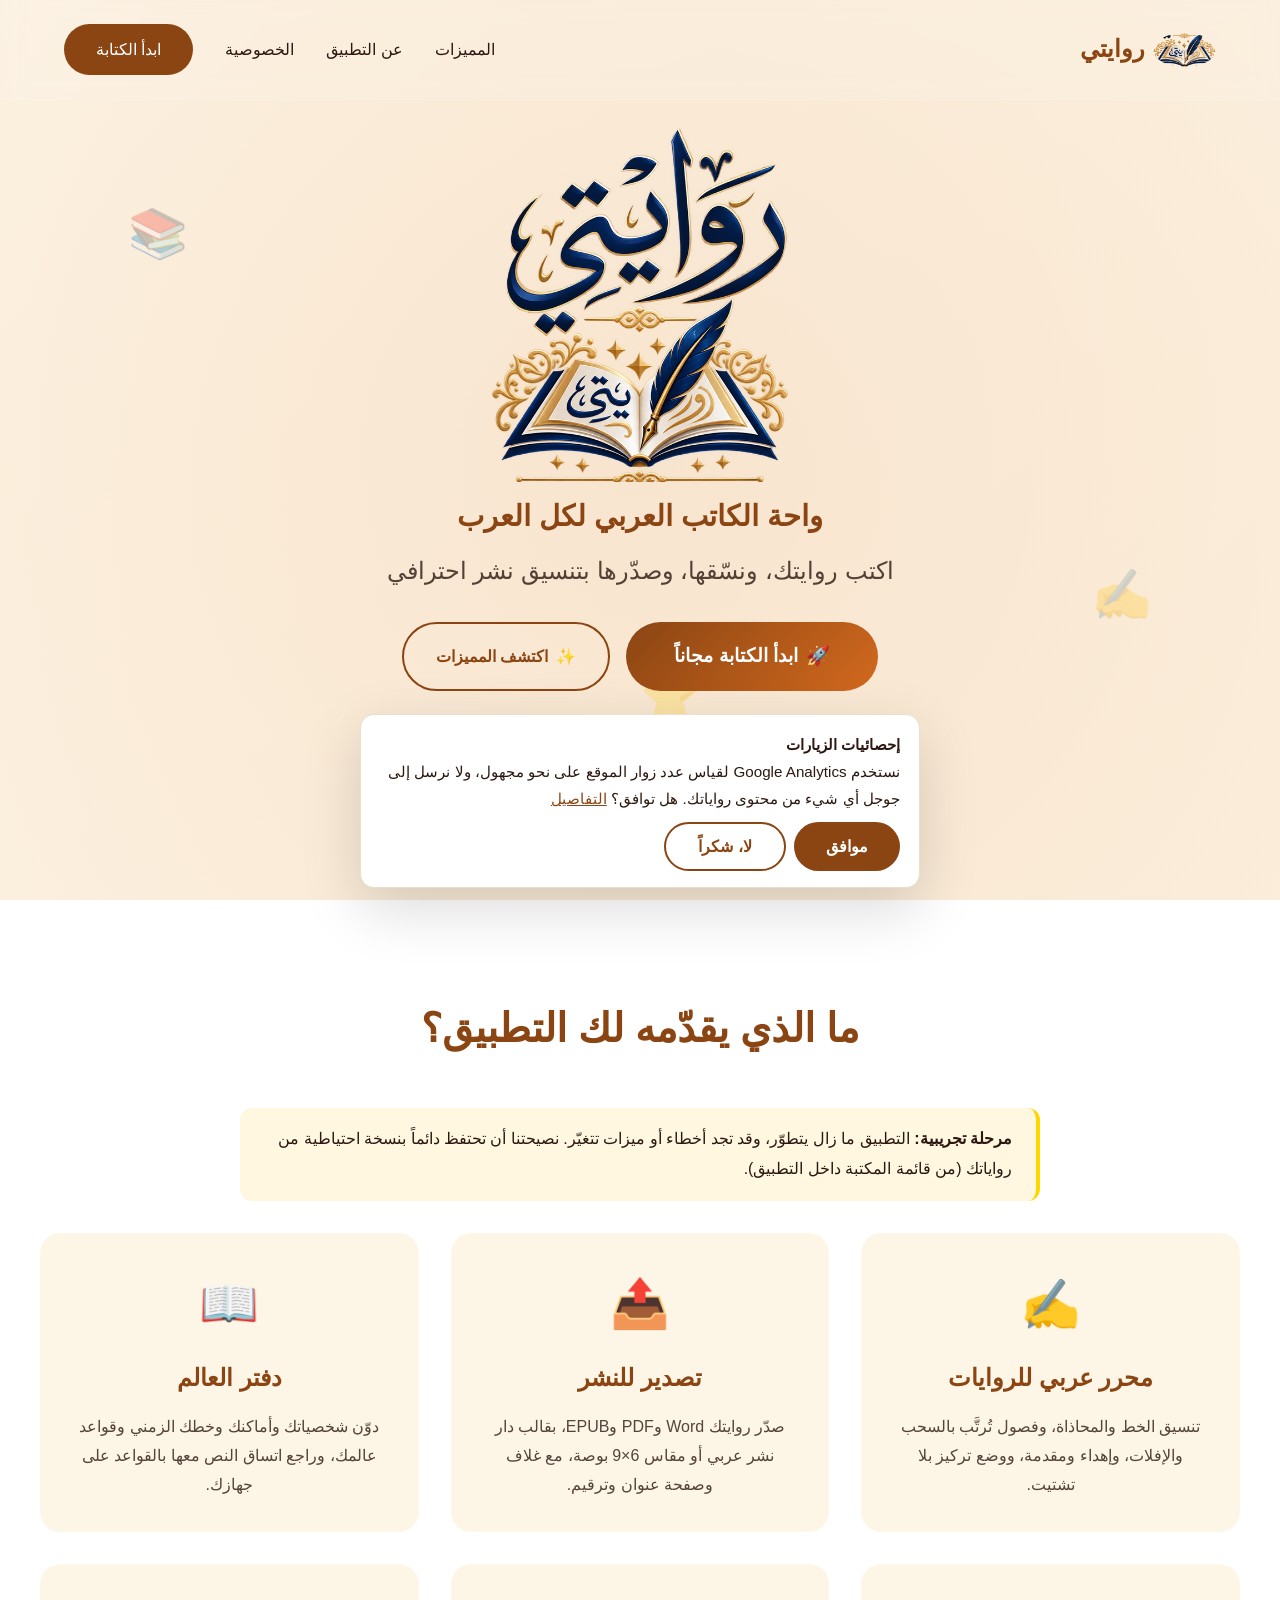
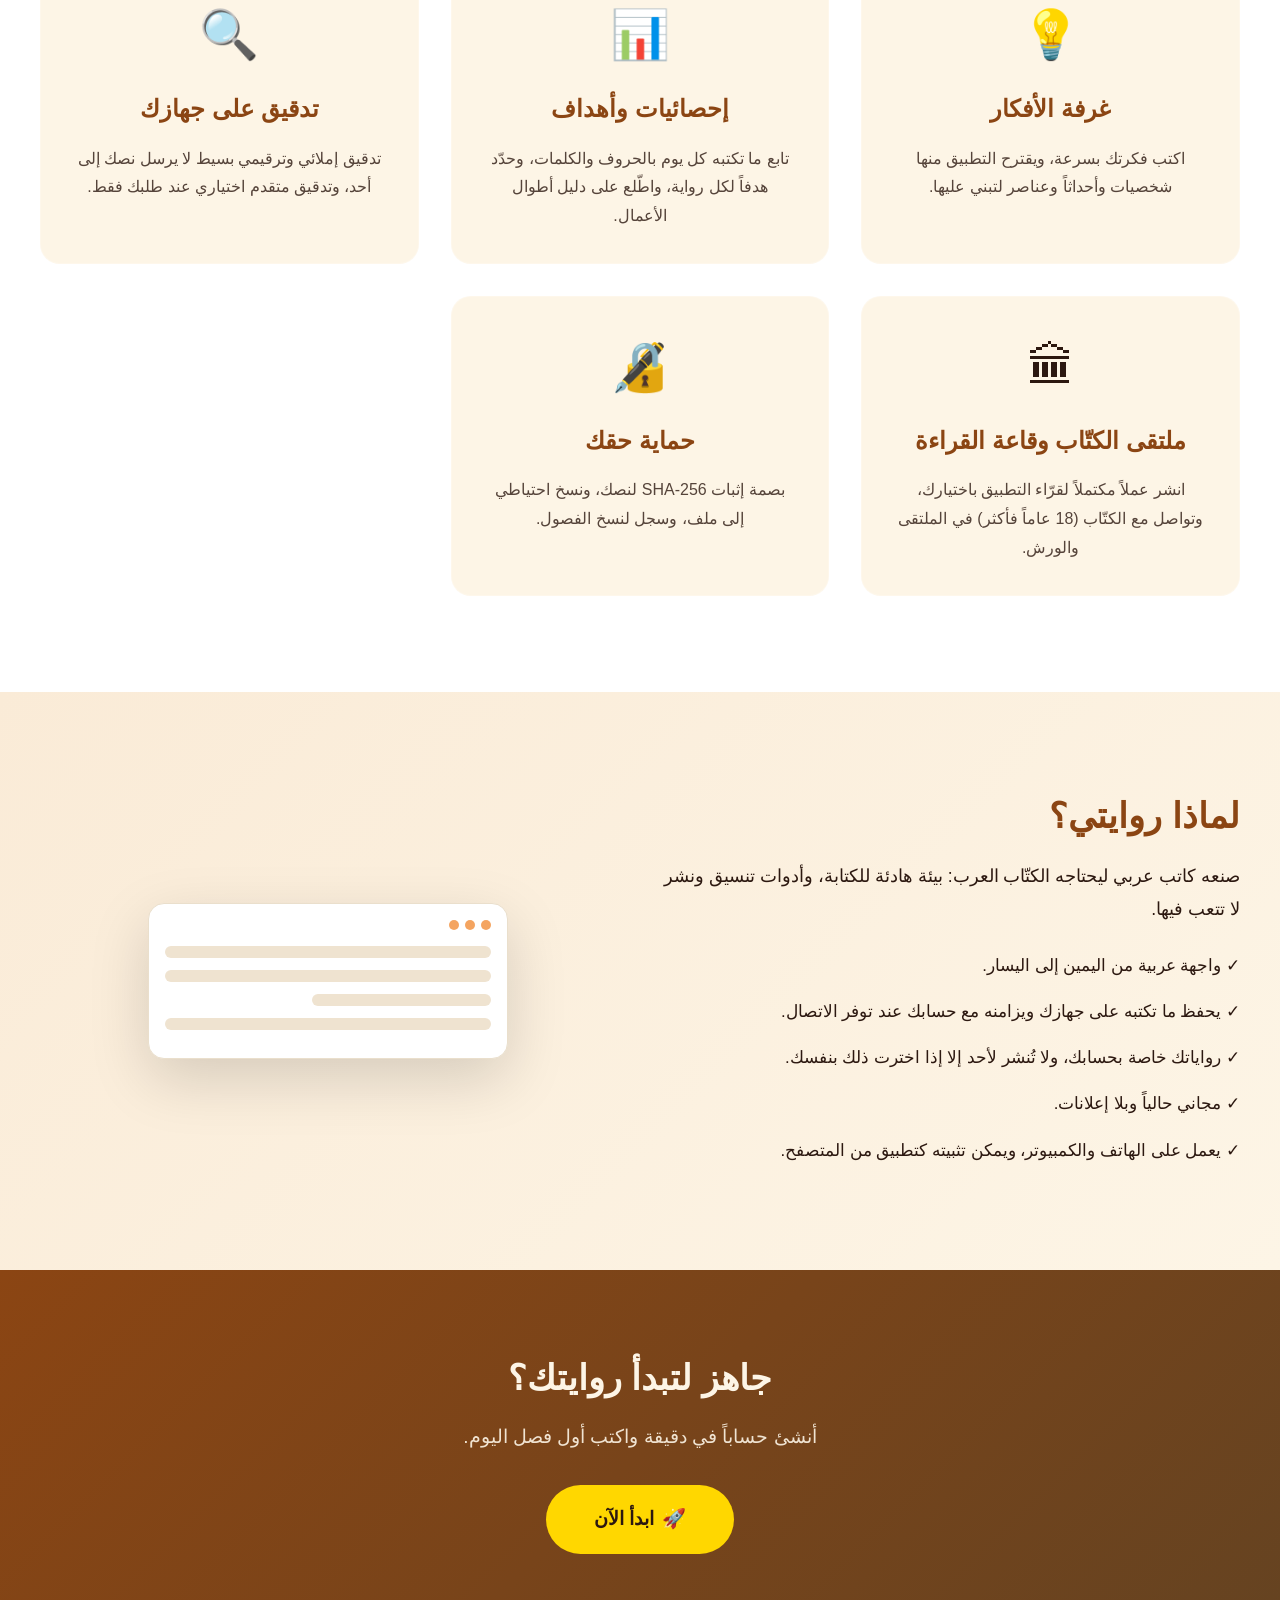
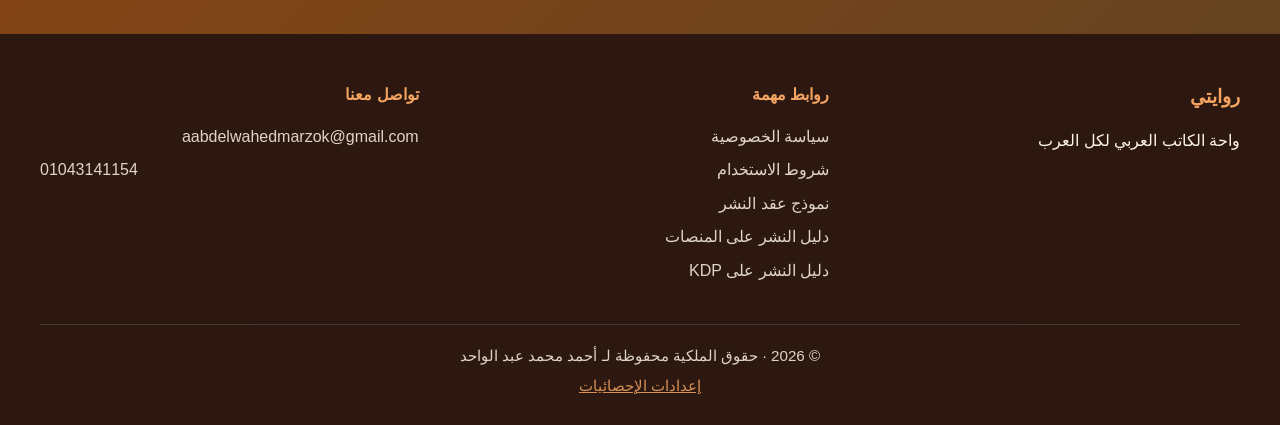
<file: index.html>
<!DOCTYPE html>
<html lang="ar" dir="rtl">
<head>
<meta charset="UTF-8">
<meta name="viewport" content="width=device-width, initial-scale=1.0">
<title>روايتي — واحة الكاتب العربي لكل العرب</title>
<meta name="description" content="روايتي: تطبيق عربي لكتابة الروايات وتنسيقها وتصديرها Word وPDF وEPUB، مع دفتر للعالم وغرفة للأفكار وملتقى للكتّاب.">
<meta property="og:title" content="روايتي — واحة الكاتب العربي لكل العرب">
<meta property="og:description" content="اكتب روايتك ونسّقها وصدّرها بتنسيق نشر احترافي.">
<meta property="og:type" content="website">
<meta property="og:image" content="https://rewayati.github.io/logo.png">
<meta name="theme-color" content="#8B4513">
<link rel="manifest" href="manifest.webmanifest">
<link rel="icon" href="icon-192.png">
<link rel="apple-touch-icon" href="icon-192.png">
<link rel="stylesheet" href="styles.css">
<style>
.nav-links a.btn-primary{color:#fff}
.hero-tag{font-size:1.8rem;color:var(--primary);font-weight:bold;margin:-0.2rem 0 0.8rem}
.hero-logo{width:min(70vw,300px);height:auto;margin-bottom:.4rem}
.sr-only{position:absolute;left:-9999px;width:1px;height:1px;overflow:hidden}
.hero-stats .stat-number{font-size:1.6rem}
.logo img{width:42px;height:42px;border-radius:50%}
a.btn-large,a.btn-secondary{text-decoration:none}
</style>
</head>
<body>
<header class="hero">
  <nav class="navbar">
    <div class="logo"><img src="logo-mark.png" alt="" style="height:34px;width:auto"><span class="logo-text">روايتي</span></div>
    <div class="nav-links">
      <a href="#features">المميزات</a>
      <a href="#about">عن التطبيق</a>
      <a href="privacy.html">الخصوصية</a>
      <a class="btn-primary" href="app.html">ابدأ الكتابة</a>
    </div>
  </nav>
  <div class="hero-content">
    <img class="hero-logo" src="logo-notag.png" alt="روايتي"><h1 class="sr-only">روايتي</h1>
    <p class="hero-tag">واحة الكاتب العربي لكل العرب</p>
    <p class="hero-subtitle">اكتب روايتك، ونسّقها، وصدّرها بتنسيق نشر احترافي</p>
    <div class="hero-buttons">
      <a class="btn-large" href="app.html"><span>🚀</span> ابدأ الكتابة مجاناً</a>
      <a class="btn-secondary" href="#features"><span>✨</span> اكتشف المميزات</a>
    </div>
    <div class="hero-stats">
      <div class="stat"><span class="stat-number">🇸🇦 عربي</span><span class="stat-label">واجهة عربية بالكامل</span></div>
      <div class="stat"><span class="stat-number">مجاني</span><span class="stat-label">حالياً وبلا إعلانات</span></div>
      <div class="stat"><span class="stat-number">☁ مزامنة</span><span class="stat-label">بين أجهزتك بحسابك</span></div>
    </div>
  </div>
  <div class="hero-decoration"><div class="floating-book">📚</div><div class="floating-pen">✍️</div><div class="floating-star">⭐</div></div>
</header>

<section id="features" class="features">
  <div class="container">
    <h2 class="section-title">ما الذي يقدّمه لك التطبيق؟</h2>
    <div class="beta-note"><b>مرحلة تجريبية:</b> التطبيق ما زال يتطوّر، وقد تجد أخطاء أو ميزات تتغيّر. نصيحتنا أن تحتفظ دائماً بنسخة احتياطية من رواياتك (من قائمة المكتبة داخل التطبيق).</div>
    <div class="features-grid">
      <div class="feature-card"><div class="feature-icon">✍️</div><h3>محرر عربي للروايات</h3><p>تنسيق الخط والمحاذاة، وفصول تُرتَّب بالسحب والإفلات، وإهداء ومقدمة، ووضع تركيز بلا تشتيت.</p></div>
      <div class="feature-card"><div class="feature-icon">📤</div><h3>تصدير للنشر</h3><p>صدّر روايتك Word وPDF وEPUB، بقالب دار نشر عربي أو مقاس 6×9 بوصة، مع غلاف وصفحة عنوان وترقيم.</p></div>
      <div class="feature-card"><div class="feature-icon">📖</div><h3>دفتر العالم</h3><p>دوّن شخصياتك وأماكنك وخطك الزمني وقواعد عالمك، وراجع اتساق النص معها بالقواعد على جهازك.</p></div>
      <div class="feature-card"><div class="feature-icon">💡</div><h3>غرفة الأفكار</h3><p>اكتب فكرتك بسرعة، ويقترح التطبيق منها شخصيات وأحداثاً وعناصر لتبني عليها.</p></div>
      <div class="feature-card"><div class="feature-icon">📊</div><h3>إحصائيات وأهداف</h3><p>تابع ما تكتبه كل يوم بالحروف والكلمات، وحدّد هدفاً لكل رواية، واطّلع على دليل أطوال الأعمال.</p></div>
      <div class="feature-card"><div class="feature-icon">🔍</div><h3>تدقيق على جهازك</h3><p>تدقيق إملائي وترقيمي بسيط لا يرسل نصك إلى أحد، وتدقيق متقدم اختياري عند طلبك فقط.</p></div>
      <div class="feature-card"><div class="feature-icon">🏛</div><h3>ملتقى الكتّاب وقاعة القراءة</h3><p>انشر عملاً مكتملاً لقرّاء التطبيق باختيارك، وتواصل مع الكتّاب (18 عاماً فأكثر) في الملتقى والورش.</p></div>
      <div class="feature-card"><div class="feature-icon">🔏</div><h3>حماية حقك</h3><p>بصمة إثبات SHA-256 لنصك، ونسخ احتياطي إلى ملف، وسجل لنسخ الفصول.</p></div>
    </div>
  </div>
</section>

<section id="about" class="about">
  <div class="container">
    <div class="about-content">
      <div class="about-text">
        <h2>لماذا روايتي؟</h2>
        <p>صنعه كاتب عربي ليحتاجه الكتّاب العرب: بيئة هادئة للكتابة، وأدوات تنسيق ونشر لا تتعب فيها.</p>
        <ul class="about-list">
          <li>✓ واجهة عربية من اليمين إلى اليسار.</li>
          <li>✓ يحفظ ما تكتبه على جهازك ويزامنه مع حسابك عند توفر الاتصال.</li>
          <li>✓ رواياتك خاصة بحسابك، ولا تُنشر لأحد إلا إذا اخترت ذلك بنفسك.</li>
          <li>✓ مجاني حالياً وبلا إعلانات.</li>
          <li>✓ يعمل على الهاتف والكمبيوتر، ويمكن تثبيته كتطبيق من المتصفح.</li>
        </ul>
      </div>
      <div class="about-image"><div class="mockup"><div class="mockup-screen"><div class="mockup-dots"><span></span><span></span><span></span></div><div class="mockup-line"></div><div class="mockup-line"></div><div class="mockup-line short"></div><div class="mockup-line"></div></div></div></div>
    </div>
  </div>
</section>

<section class="cta">
  <div class="container">
    <h2>جاهز لتبدأ روايتك؟</h2>
    <p>أنشئ حساباً في دقيقة واكتب أول فصل اليوم.</p>
    <a class="btn-large" href="app.html"><span>🚀</span> ابدأ الآن</a>
  </div>
</section>

<footer class="footer">
  <div class="container">
    <div class="footer-content">
      <div class="footer-section"><h3>روايتي</h3><p>واحة الكاتب العربي لكل العرب</p></div>
      <div class="footer-section"><h4>روابط مهمة</h4>
        <a href="privacy.html">سياسة الخصوصية</a><a href="terms.html">شروط الاستخدام</a><a href="contract.html">نموذج عقد النشر</a><a href="platforms.html">دليل النشر على المنصات</a><a href="kdp-guide.html">دليل النشر على KDP</a></div>
      <div class="footer-section"><h4>تواصل معنا</h4>
        <a href="mailto:aabdelwahedmarzok@gmail.com">aabdelwahedmarzok@gmail.com</a><a href="tel:01043141154" dir="ltr">01043141154</a></div>
    </div>
    <div class="footer-bottom">© 2026 · حقوق الملكية محفوظة لـ أحمد محمد عبد الواحد<br><a id="gas" href="#" style="color:var(--secondary)">إعدادات الإحصائيات</a></div>
  </div>
</footer>

<div id="gab" class="consent"><b>إحصائيات الزيارات</b><br>نستخدم Google Analytics لقياس عدد زوار الموقع على نحو مجهول، ولا نرسل إلى جوجل أي شيء من محتوى رواياتك. هل توافق؟ <a href="privacy.html">التفاصيل</a><div class="row"><button class="btn-primary" id="gay">موافق</button><button class="btn-secondary" id="gan">لا، شكراً</button></div></div>

<script>
(function(){
  var GA_ID="G-KYY30WNFNV";
  function loadGA(){if(window.__ga)return;window.__ga=1;window.dataLayer=window.dataLayer||[];window.gtag=function(){dataLayer.push(arguments)};var e=document.createElement("script");e.async=true;e.src="https://www.googletagmanager.com/gtag/js?id="+GA_ID;document.head.appendChild(e);gtag("js",new Date());gtag("config",GA_ID,{anonymize_ip:true,allow_google_signals:false,allow_ad_personalization_signals:false})}
  function set(v){try{localStorage.setItem("rewayati_ga",v)}catch(x){}document.getElementById("gab").classList.remove("on");if(v=="1")loadGA();else{window["ga-disable-"+GA_ID]=true;document.cookie.split(";").forEach(function(c){var n=c.split("=")[0].trim();if(n.indexOf("_ga")==0)document.cookie=n+"=;expires=Thu, 01 Jan 1970 00:00:00 GMT;path=/"})}}
  document.getElementById("gay").onclick=function(){set("1")};
  document.getElementById("gan").onclick=function(){set("0")};
  document.getElementById("gas").onclick=function(e){e.preventDefault();document.getElementById("gab").classList.add("on")};
  var v=null;try{v=localStorage.getItem("rewayati_ga")}catch(x){}
  if(v=="1")loadGA();else if(v!="0")setTimeout(function(){document.getElementById("gab").classList.add("on")},1500);
  addEventListener("scroll",function(){var n=document.querySelector(".navbar");if(n)n.classList.toggle("scrolled",scrollY>50)});
  if("serviceWorker" in navigator)addEventListener("load",function(){navigator.serviceWorker.register("sw.js").catch(function(){})});
})();
</script>
</body>
</html>
</file>
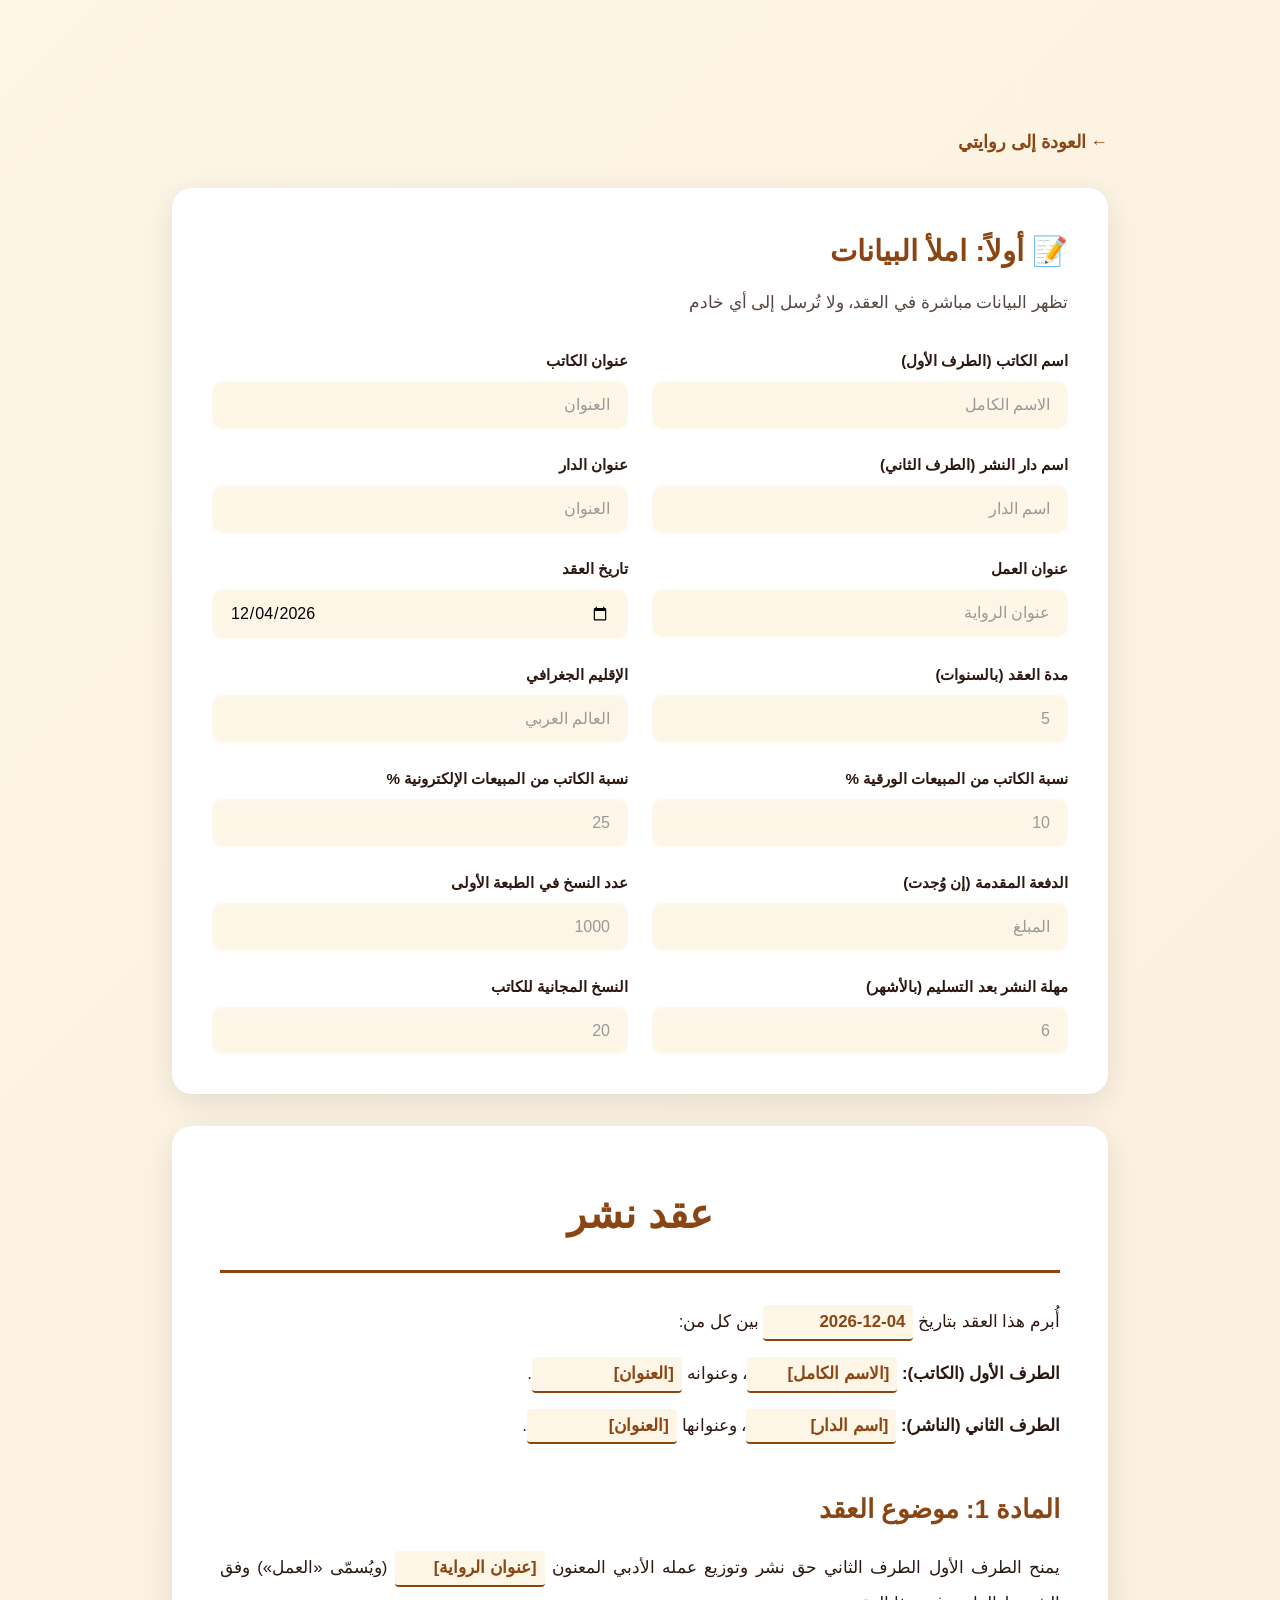
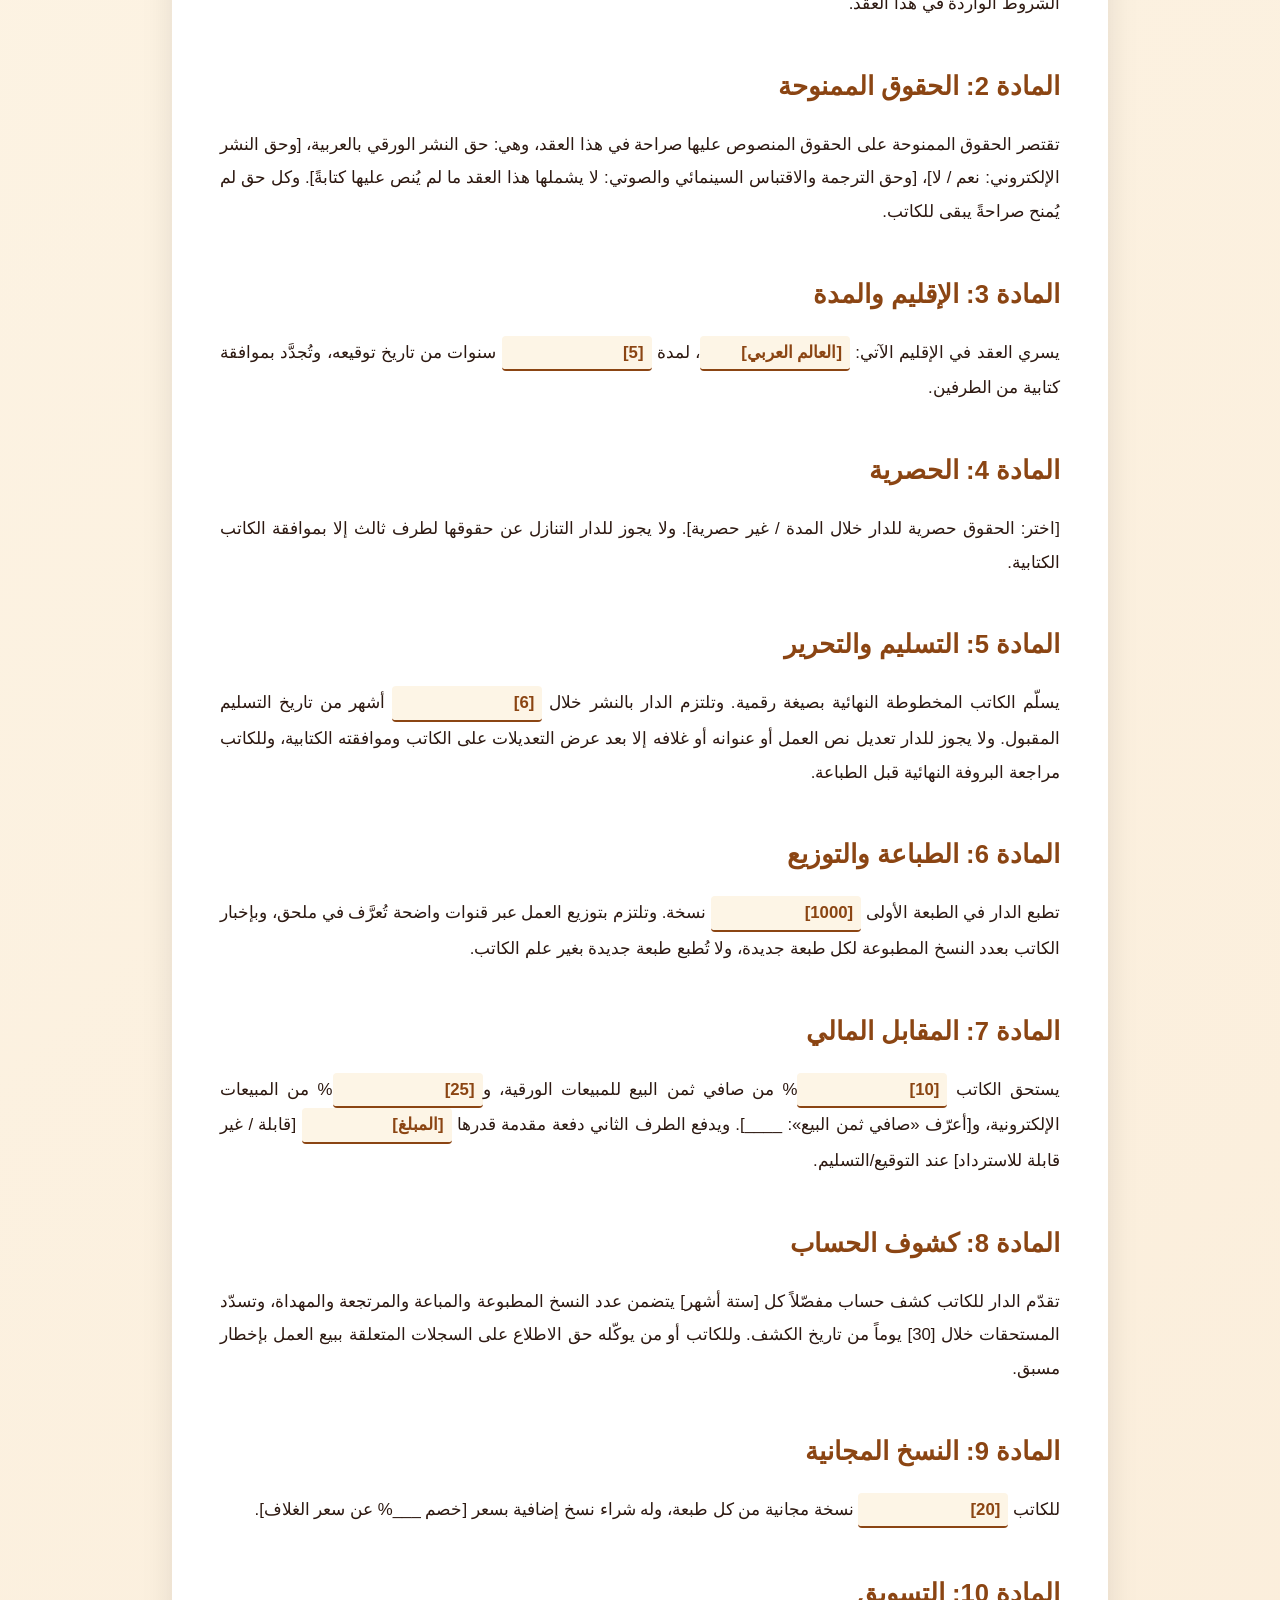
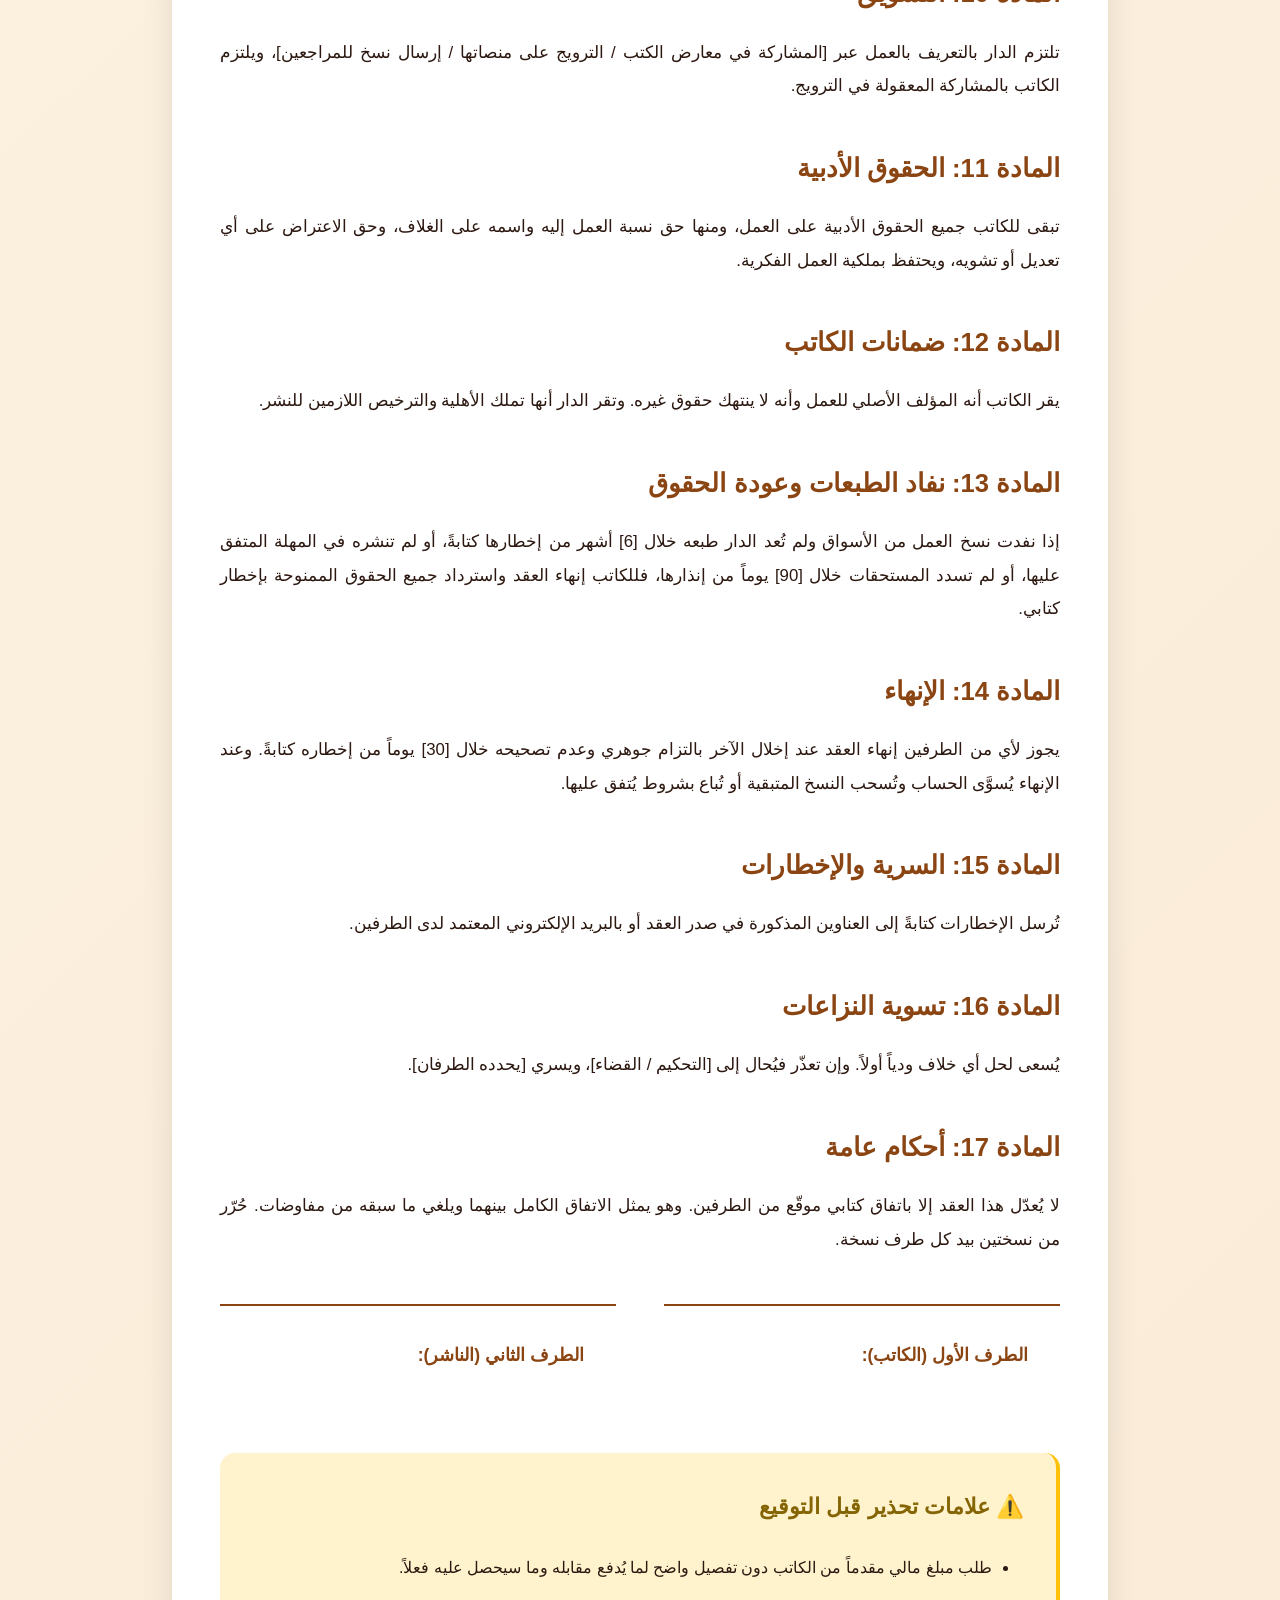
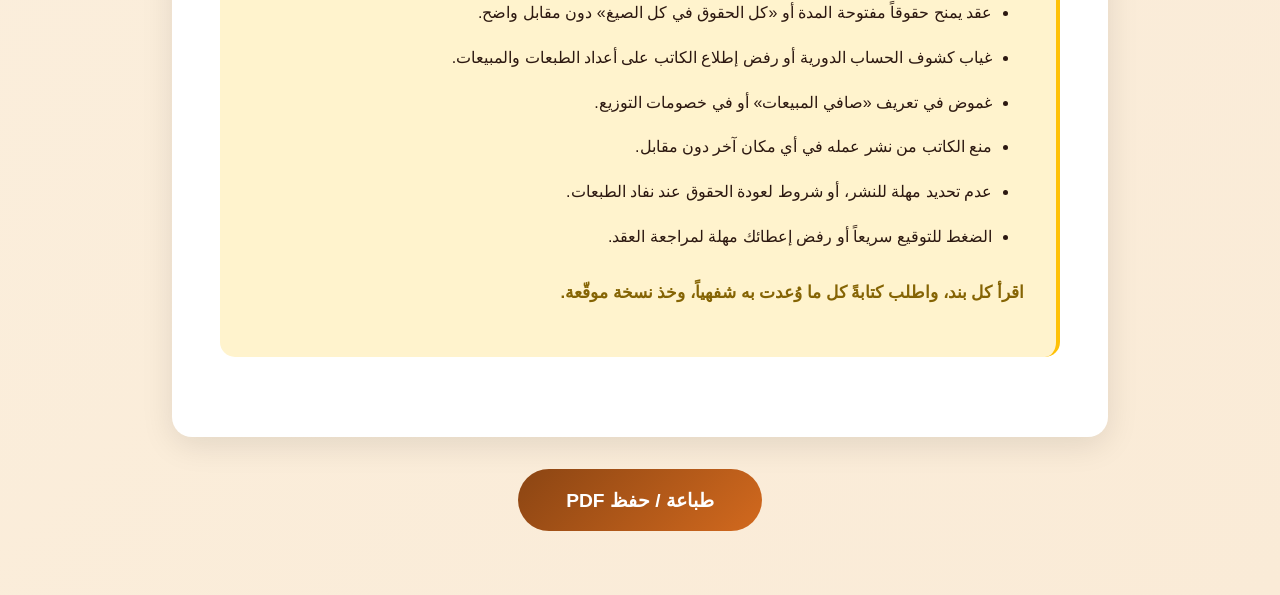
<file: contract.html>
<!DOCTYPE html>
<html lang="ar" dir="rtl">
<head>
    <meta charset="UTF-8">
    <meta name="viewport" content="width=device-width, initial-scale=1.0">
    <title>نموذج عقد النشر - روايتي</title>
    <link rel="stylesheet" href="styles.css">
    <style>
        .contract-container {
            max-width: 1000px;
            margin: 6rem auto 2rem;
            padding: 2rem;
        }
        
        .input-section {
            background: white;
            padding: 2.5rem;
            border-radius: 20px;
            box-shadow: var(--shadow);
            margin-bottom: 2rem;
        }
        
        .input-section h2 {
            color: var(--primary);
            margin-bottom: 1rem;
            font-size: 1.8rem;
        }
        
        .input-section > p {
            margin-bottom: 2rem;
            opacity: 0.8;
            font-size: 1.05rem;
        }
        
        .form-grid {
            display: grid;
            grid-template-columns: repeat(auto-fit, minmax(300px, 1fr));
            gap: 1.5rem;
        }
        
        .form-group {
            display: flex;
            flex-direction: column;
        }
        
        .form-group label {
            margin-bottom: 0.5rem;
            font-weight: bold;
            color: var(--text-dark);
            font-size: 0.95rem;
        }
        
        .form-group input {
            padding: 0.8rem 1rem;
            border: 2px solid var(--glass-border);
            border-radius: 10px;
            font-size: 1rem;
            font-family: inherit;
            transition: all 0.3s;
            background: var(--bg-light);
        }
        
        .form-group input:focus {
            outline: none;
            border-color: var(--primary);
            background: white;
            box-shadow: 0 0 0 3px rgba(139, 69, 19, 0.1);
        }
        
        .form-group input::placeholder {
            color: #999;
        }
        
        .contract-section {
            background: white;
            padding: 3rem;
            border-radius: 20px;
            box-shadow: var(--shadow);
            line-height: 2;
        }
        
        .contract-section h1 {
            color: var(--primary);
            text-align: center;
            margin-bottom: 2rem;
            font-size: 2.5rem;
            border-bottom: 3px solid var(--primary);
            padding-bottom: 1rem;
        }
        
        .contract-section h2 {
            color: var(--primary);
            margin-top: 2.5rem;
            margin-bottom: 1rem;
            font-size: 1.6rem;
        }
        
        .contract-section p {
            margin-bottom: 1rem;
            text-align: justify;
            font-size: 1.05rem;
        }
        
        .contract-field {
            display: inline-block;
            min-width: 150px;
            border-bottom: 2px solid var(--primary);
            padding: 0 0.5rem;
            font-weight: bold;
            color: var(--primary);
            background: var(--bg-light);
            border-radius: 4px;
        }
        
        .warning-box {
            background: #fff3cd;
            border-right: 4px solid #ffc107;
            padding: 2rem;
            border-radius: 15px;
            margin: 3rem 0 2rem;
        }
        
        .warning-box h3 {
            color: #856404;
            margin-bottom: 1.5rem;
            font-size: 1.4rem;
        }
        
        .warning-box ul {
            margin: 0;
            padding-right: 2rem;
        }
        
        .warning-box li {
            margin-bottom: 1rem;
            line-height: 1.8;
        }
        
        .warning-box p {
            margin-top: 1.5rem;
            font-weight: bold;
            color: #856404;
        }
        
        .signatures {
            margin-top: 3rem;
            display: grid;
            grid-template-columns: 1fr 1fr;
            gap: 3rem;
        }
        
        .signature-box {
            padding: 2rem;
            border-top: 2px solid var(--primary);
        }
        
        .signature-box strong {
            color: var(--primary);
            font-size: 1.1rem;
        }
        
        .action-buttons {
            display: flex;
            gap: 1rem;
            justify-content: center;
            margin-top: 2rem;
            flex-wrap: wrap;
        }
        
        .back-btn {
            display: inline-block;
            margin-bottom: 2rem;
            color: var(--primary);
            text-decoration: none;
            font-weight: bold;
            font-size: 1.1rem;
            transition: color 0.3s;
        }
        
        .back-btn:hover {
            color: var(--primary-dark);
        }
        
        @media print {
            .input-section, .action-buttons, .back-btn, .warning-box {
                display: none;
            }
            
            .contract-container {
                margin: 0;
                padding: 0;
                max-width: 100%;
            }
            
            .contract-section {
                box-shadow: none;
                padding: 1rem;
            }
            
            body {
                background: white;
            }
        }
        
        @media (max-width: 768px) {
            .contract-container {
                padding: 1rem;
                margin: 5rem 0.5rem 1rem;
            }
            
            .input-section, .contract-section {
                padding: 1.5rem;
            }
            
            .contract-section h1 {
                font-size: 1.8rem;
            }
            
            .signatures {
                grid-template-columns: 1fr;
                gap: 2rem;
            }
            
            .form-grid {
                grid-template-columns: 1fr;
            }
        }
    </style>
</head>
<body>
    <div class="contract-container">
        <a href="index.html" class="back-btn">← العودة إلى روايتي</a>
        
        <!-- قسم الإدخال -->
        <div class="input-section">
            <h2>📝 أولاً: املأ البيانات</h2>
            <p>تظهر البيانات مباشرة في العقد، ولا تُرسل إلى أي خادم</p>
            
            <div class="form-grid">
                <div class="form-group">
                    <label>اسم الكاتب (الطرف الأول)</label>
                    <input type="text" id="authorName" placeholder="الاسم الكامل" oninput="updateContract()">
                </div>
                
                <div class="form-group">
                    <label>عنوان الكاتب</label>
                    <input type="text" id="authorAddress" placeholder="العنوان" oninput="updateContract()">
                </div>
                
                <div class="form-group">
                    <label>اسم دار النشر (الطرف الثاني)</label>
                    <input type="text" id="publisherName" placeholder="اسم الدار" oninput="updateContract()">
                </div>
                
                <div class="form-group">
                    <label>عنوان الدار</label>
                    <input type="text" id="publisherAddress" placeholder="العنوان" oninput="updateContract()">
                </div>
                
                <div class="form-group">
                    <label>عنوان العمل</label>
                    <input type="text" id="workTitle" placeholder="عنوان الرواية" oninput="updateContract()">
                </div>
                
                <div class="form-group">
                    <label>تاريخ العقد</label>
                    <input type="date" id="contractDate" oninput="updateContract()">
                </div>
                
                <div class="form-group">
                    <label>مدة العقد (بالسنوات)</label>
                    <input type="number" id="contractDuration" placeholder="5" oninput="updateContract()">
                </div>
                
                <div class="form-group">
                    <label>الإقليم الجغرافي</label>
                    <input type="text" id="territory" placeholder="العالم العربي" oninput="updateContract()">
                </div>
                
                <div class="form-group">
                    <label>نسبة الكاتب من المبيعات الورقية %</label>
                    <input type="number" id="printRoyalty" placeholder="10" oninput="updateContract()">
                </div>
                
                <div class="form-group">
                    <label>نسبة الكاتب من المبيعات الإلكترونية %</label>
                    <input type="number" id="digitalRoyalty" placeholder="25" oninput="updateContract()">
                </div>
                
                <div class="form-group">
                    <label>الدفعة المقدمة (إن وُجدت)</label>
                    <input type="text" id="advance" placeholder="المبلغ" oninput="updateContract()">
                </div>
                
                <div class="form-group">
                    <label>عدد النسخ في الطبعة الأولى</label>
                    <input type="number" id="firstEdition" placeholder="1000" oninput="updateContract()">
                </div>
                
                <div class="form-group">
                    <label>مهلة النشر بعد التسليم (بالأشهر)</label>
                    <input type="number" id="publishingDeadline" placeholder="6" oninput="updateContract()">
                </div>
                
                <div class="form-group">
                    <label>النسخ المجانية للكاتب</label>
                    <input type="number" id="freeCopies" placeholder="20" oninput="updateContract()">
                </div>
            </div>
        </div>
        
        <!-- قسم العقد -->
        <div class="contract-section">
            <h1>عقد نشر</h1>
            
            <p>أُبرم هذا العقد بتاريخ <span class="contract-field" id="displayDate">[التاريخ]</span> بين كل من:</p>
            
            <p><strong>الطرف الأول (الكاتب):</strong> <span class="contract-field" id="displayAuthor">[اسم الكاتب]</span>، وعنوانه <span class="contract-field" id="displayAuthorAddress">[عنوان الكاتب]</span>.</p>
            
            <p><strong>الطرف الثاني (الناشر):</strong> <span class="contract-field" id="displayPublisher">[اسم دار النشر]</span>، وعنوانها <span class="contract-field" id="displayPublisherAddress">[عنوان الدار]</span>.</p>
            
            <h2>المادة 1: موضوع العقد</h2>
            <p>يمنح الطرف الأول الطرف الثاني حق نشر وتوزيع عمله الأدبي المعنون <span class="contract-field" id="displayWorkTitle">[عنوان العمل]</span> (ويُسمّى «العمل») وفق الشروط الواردة في هذا العقد.</p>
            
            <h2>المادة 2: الحقوق الممنوحة</h2>
            <p>تقتصر الحقوق الممنوحة على الحقوق المنصوص عليها صراحة في هذا العقد، وهي: حق النشر الورقي بالعربية، [وحق النشر الإلكتروني: نعم / لا]، [وحق الترجمة والاقتباس السينمائي والصوتي: لا يشملها هذا العقد ما لم يُنص عليها كتابةً]. وكل حق لم يُمنح صراحةً يبقى للكاتب.</p>
            
            <h2>المادة 3: الإقليم والمدة</h2>
            <p>يسري العقد في الإقليم الآتي: <span class="contract-field" id="displayTerritory">[العالم العربي]</span>، لمدة <span class="contract-field" id="displayDuration">[5]</span> سنوات من تاريخ توقيعه، وتُجدَّد بموافقة كتابية من الطرفين.</p>
            
            <h2>المادة 4: الحصرية</h2>
            <p>[اختر: الحقوق حصرية للدار خلال المدة / غير حصرية]. ولا يجوز للدار التنازل عن حقوقها لطرف ثالث إلا بموافقة الكاتب الكتابية.</p>
            
            <h2>المادة 5: التسليم والتحرير</h2>
            <p>يسلّم الكاتب المخطوطة النهائية بصيغة رقمية. وتلتزم الدار بالنشر خلال <span class="contract-field" id="displayDeadline">[6]</span> أشهر من تاريخ التسليم المقبول. ولا يجوز للدار تعديل نص العمل أو عنوانه أو غلافه إلا بعد عرض التعديلات على الكاتب وموافقته الكتابية، وللكاتب مراجعة البروفة النهائية قبل الطباعة.</p>
            
            <h2>المادة 6: الطباعة والتوزيع</h2>
            <p>تطبع الدار في الطبعة الأولى <span class="contract-field" id="displayFirstEdition">[__]</span> نسخة. وتلتزم بتوزيع العمل عبر قنوات واضحة تُعرَّف في ملحق، وبإخبار الكاتب بعدد النسخ المطبوعة لكل طبعة جديدة، ولا تُطبع طبعة جديدة بغير علم الكاتب.</p>
            
            <h2>المادة 7: المقابل المالي</h2>
            <p>يستحق الكاتب <span class="contract-field" id="displayPrintRoyalty">[__]</span>% من صافي ثمن البيع للمبيعات الورقية، و<span class="contract-field" id="displayDigitalRoyalty">[__]</span>% من المبيعات الإلكترونية، و[أعرّف «صافي ثمن البيع»: ____]. ويدفع الطرف الثاني دفعة مقدمة قدرها <span class="contract-field" id="displayAdvance">[__]</span> [قابلة / غير قابلة للاسترداد] عند التوقيع/التسليم.</p>
            
            <h2>المادة 8: كشوف الحساب</h2>
            <p>تقدّم الدار للكاتب كشف حساب مفصّلاً كل [ستة أشهر] يتضمن عدد النسخ المطبوعة والمباعة والمرتجعة والمهداة، وتسدّد المستحقات خلال [30] يوماً من تاريخ الكشف. وللكاتب أو من يوكّله حق الاطلاع على السجلات المتعلقة ببيع العمل بإخطار مسبق.</p>
            
            <h2>المادة 9: النسخ المجانية</h2>
            <p>للكاتب <span class="contract-field" id="displayFreeCopies">[__]</span> نسخة مجانية من كل طبعة، وله شراء نسخ إضافية بسعر [خصم ___% عن سعر الغلاف].</p>
            
            <h2>المادة 10: التسويق</h2>
            <p>تلتزم الدار بالتعريف بالعمل عبر [المشاركة في معارض الكتب / الترويج على منصاتها / إرسال نسخ للمراجعين]، ويلتزم الكاتب بالمشاركة المعقولة في الترويج.</p>
            
            <h2>المادة 11: الحقوق الأدبية</h2>
            <p>تبقى للكاتب جميع الحقوق الأدبية على العمل، ومنها حق نسبة العمل إليه واسمه على الغلاف، وحق الاعتراض على أي تعديل أو تشويه، ويحتفظ بملكية العمل الفكرية.</p>
            
            <h2>المادة 12: ضمانات الكاتب</h2>
            <p>يقر الكاتب أنه المؤلف الأصلي للعمل وأنه لا ينتهك حقوق غيره. وتقر الدار أنها تملك الأهلية والترخيص اللازمين للنشر.</p>
            
            <h2>المادة 13: نفاد الطبعات وعودة الحقوق</h2>
            <p>إذا نفدت نسخ العمل من الأسواق ولم تُعد الدار طبعه خلال [6] أشهر من إخطارها كتابةً، أو لم تنشره في المهلة المتفق عليها، أو لم تسدد المستحقات خلال [90] يوماً من إنذارها، فللكاتب إنهاء العقد واسترداد جميع الحقوق الممنوحة بإخطار كتابي.</p>
            
            <h2>المادة 14: الإنهاء</h2>
            <p>يجوز لأي من الطرفين إنهاء العقد عند إخلال الآخر بالتزام جوهري وعدم تصحيحه خلال [30] يوماً من إخطاره كتابةً. وعند الإنهاء يُسوَّى الحساب وتُسحب النسخ المتبقية أو تُباع بشروط يُتفق عليها.</p>
            
            <h2>المادة 15: السرية والإخطارات</h2>
            <p>تُرسل الإخطارات كتابةً إلى العناوين المذكورة في صدر العقد أو بالبريد الإلكتروني المعتمد لدى الطرفين.</p>
            
            <h2>المادة 16: تسوية النزاعات</h2>
            <p>يُسعى لحل أي خلاف ودياً أولاً. وإن تعذّر فيُحال إلى [التحكيم / القضاء]، ويسري [يحدده الطرفان].</p>
            
            <h2>المادة 17: أحكام عامة</h2>
            <p>لا يُعدّل هذا العقد إلا باتفاق كتابي موقّع من الطرفين. وهو يمثل الاتفاق الكامل بينهما ويلغي ما سبقه من مفاوضات. حُرّر من نسختين بيد كل طرف نسخة.</p>
            
            <div class="signatures">
                <div class="signature-box">
                    <strong>الطرف الأول (الكاتب):</strong>
                </div>
                <div class="signature-box">
                    <strong>الطرف الثاني (الناشر):</strong>
                </div>
            </div>
            
            <!-- صندوق التحذيرات -->
            <div class="warning-box">
                <h3>⚠️ علامات تحذير قبل التوقيع</h3>
                <ul>
                    <li>طلب مبلغ مالي مقدماً من الكاتب دون تفصيل واضح لما يُدفع مقابله وما سيحصل عليه فعلاً.</li>
                    <li>عقد يمنح حقوقاً مفتوحة المدة أو «كل الحقوق في كل الصيغ» دون مقابل واضح.</li>
                    <li>غياب كشوف الحساب الدورية أو رفض إطلاع الكاتب على أعداد الطبعات والمبيعات.</li>
                    <li>غموض في تعريف «صافي المبيعات» أو في خصومات التوزيع.</li>
                    <li>منع الكاتب من نشر عمله في أي مكان آخر دون مقابل.</li>
                    <li>عدم تحديد مهلة للنشر، أو شروط لعودة الحقوق عند نفاد الطبعات.</li>
                    <li>الضغط للتوقيع سريعاً أو رفض إعطائك مهلة لمراجعة العقد.</li>
                </ul>
                <p>اقرأ كل بند، واطلب كتابةً كل ما وُعدت به شفهياً، وخذ نسخة موقّعة.</p>
            </div>
        </div>
        
        <!-- أزرار الإجراءات -->
        <div class="action-buttons">
            <button class="btn-large" onclick="window.print()">
                 طباعة / حفظ PDF
            </button>
        </div>
    </div>
    
    <script>
        // تحديث العقد تلقائياً
        function updateContract() {
            const fields = {
                'authorName': 'displayAuthor',
                'authorAddress': 'displayAuthorAddress',
                'publisherName': 'displayPublisher',
                'publisherAddress': 'displayPublisherAddress',
                'workTitle': 'displayWorkTitle',
                'contractDate': 'displayDate',
                'contractDuration': 'displayDuration',
                'territory': 'displayTerritory',
                'printRoyalty': 'displayPrintRoyalty',
                'digitalRoyalty': 'displayDigitalRoyalty',
                'advance': 'displayAdvance',
                'firstEdition': 'displayFirstEdition',
                'publishingDeadline': 'displayDeadline',
                'freeCopies': 'displayFreeCopies'
            };
            
            Object.keys(fields).forEach(inputId => {
                const input = document.getElementById(inputId);
                const display = document.getElementById(fields[inputId]);
                
                if (input && display) {
                    const value = input.value;
                    display.textContent = value || `[${input.placeholder || inputId}]`;
                }
            });
        }
        
        // تعيين تاريخ اليوم كافتراضي
        document.addEventListener('DOMContentLoaded', () => {
            const today = new Date().toISOString().split('T')[0];
            document.getElementById('contractDate').value = today;
            updateContract();
        });
    </script>
</body>
</html>
</file>
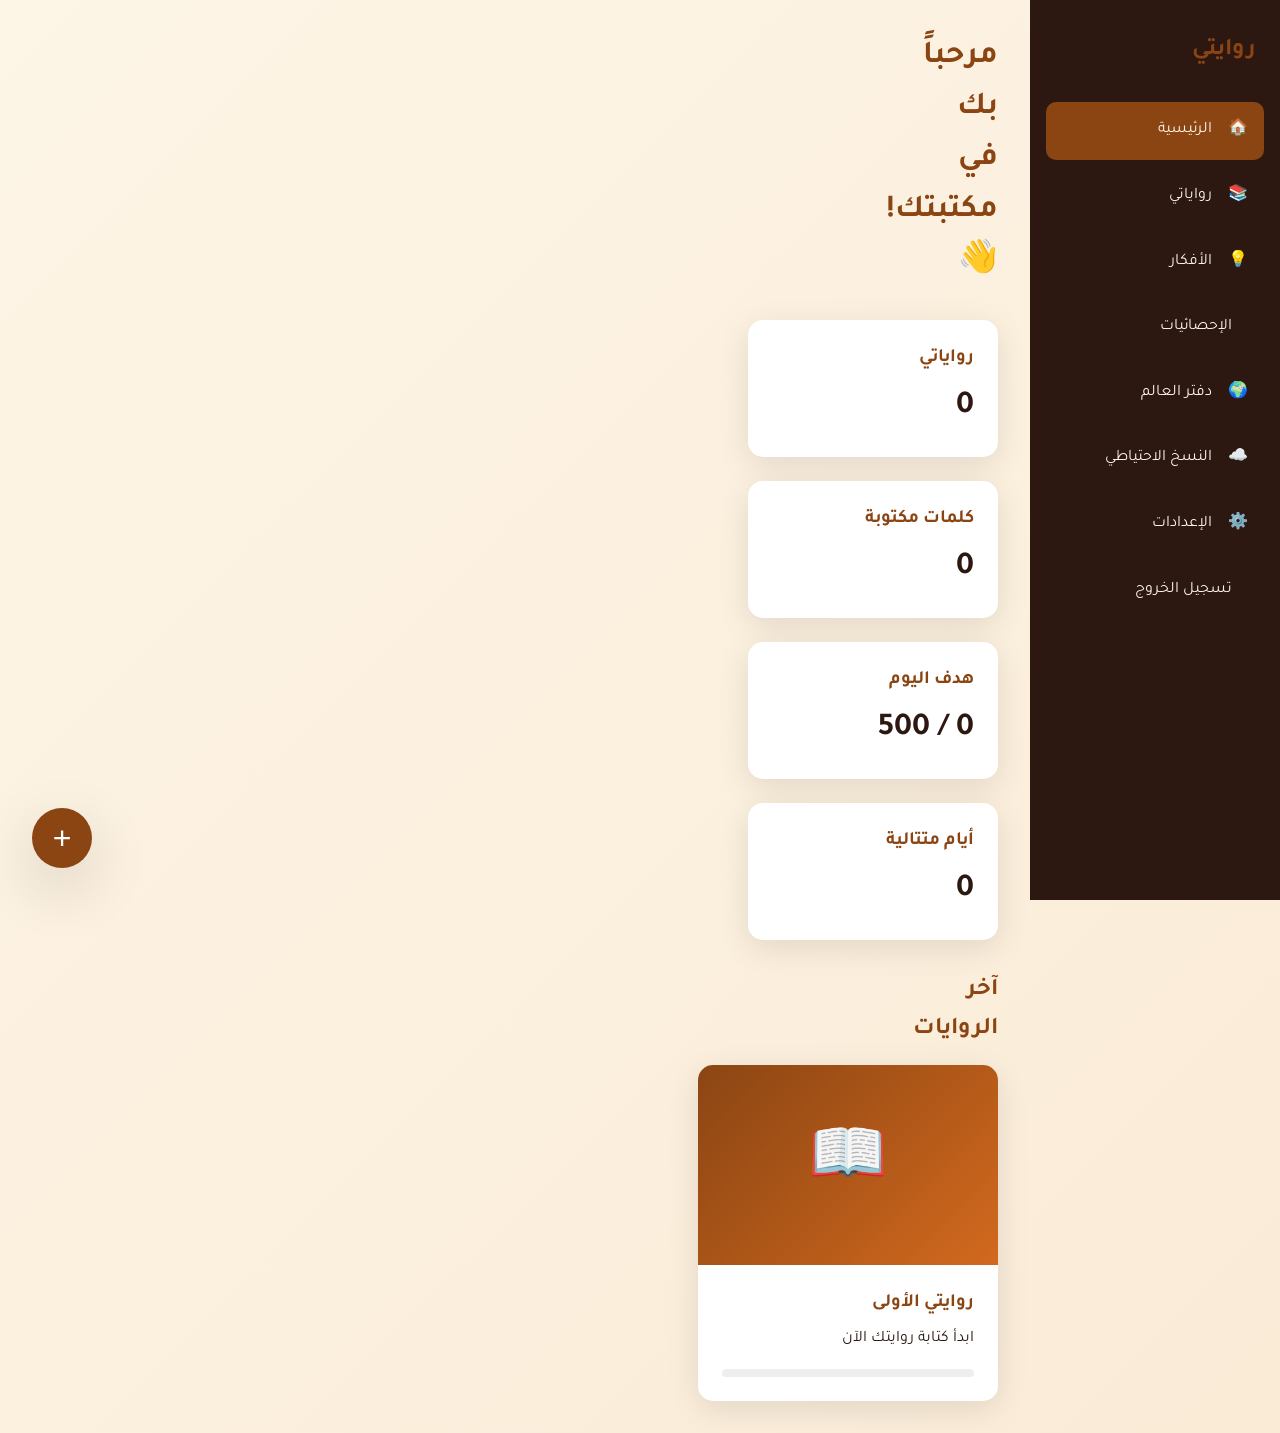
<file: dashboard.html>
<!DOCTYPE html>
<html lang="ar" dir="rtl">
<head>
    <meta charset="UTF-8">
    <meta name="viewport" content="width=device-width, initial-scale=1.0">
    <title>لوحة التحكم - روايتي</title>
    <link rel="stylesheet" href="styles.css">
    <link href="https://fonts.googleapis.com/css2?family=Tajawal:wght@400;500;700&display=swap" rel="stylesheet">
    <style>
        .dashboard {
            display: grid;
            grid-template-columns: 250px 1fr;
            min-height: 100vh;
        }
        
        .sidebar {
            background: var(--bg-dark);
            color: var(--text-light);
            padding: 2rem 1rem;
            position: fixed;
            height: 100vh;
            overflow-y: auto;
            width: 250px;
        }
        
        .sidebar-menu {
            list-style: none;
            margin-top: 2rem;
        }
        
        .sidebar-menu li {
            padding: 1rem;
            margin-bottom: 0.5rem;
            border-radius: 10px;
            cursor: pointer;
            transition: all 0.3s;
            display: flex;
            align-items: center;
            gap: 1rem;
        }
        
        .sidebar-menu li:hover, .sidebar-menu li.active {
            background: var(--primary);
        }
        
        .main-content {
            margin-right: 250px;
            padding: 2rem;
        }
        
        .stats-grid {
            display: grid;
            grid-template-columns: repeat(auto-fit, minmax(250px, 1fr));
            gap: 1.5rem;
            margin-bottom: 2rem;
        }
        
        .stat-card {
            background: white;
            padding: 1.5rem;
            border-radius: 15px;
            box-shadow: var(--shadow);
        }
        
        .stat-card h3 {
            color: var(--primary);
            margin-bottom: 0.5rem;
        }
        
        .stat-card .value {
            font-size: 2rem;
            font-weight: bold;
        }
        
        .novels-grid {
            display: grid;
            grid-template-columns: repeat(auto-fill, minmax(300px, 1fr));
            gap: 1.5rem;
        }
        
        .novel-card {
            background: white;
            border-radius: 15px;
            overflow: hidden;
            box-shadow: var(--shadow);
            transition: all 0.3s;
            cursor: pointer;
        }
        
        .novel-card:hover {
            transform: translateY(-5px);
            box-shadow: var(--shadow-lg);
        }
        
        .novel-cover {
            height: 200px;
            background: linear-gradient(135deg, var(--primary) 0%, var(--primary-light) 100%);
            display: flex;
            align-items: center;
            justify-content: center;
            font-size: 4rem;
        }
        
        .novel-info {
            padding: 1.5rem;
        }
        
        .novel-info h3 {
            margin-bottom: 0.5rem;
            color: var(--primary);
        }
        
        .progress-bar {
            height: 8px;
            background: #eee;
            border-radius: 4px;
            overflow: hidden;
            margin-top: 1rem;
        }
        
        .progress-fill {
            height: 100%;
            background: linear-gradient(90deg, var(--primary) 0%, var(--primary-light) 100%);
            transition: width 0.3s;
        }
        
        .add-novel-btn {
            position: fixed;
            bottom: 2rem;
            left: 2rem;
            width: 60px;
            height: 60px;
            border-radius: 50%;
            background: var(--primary);
            color: white;
            border: none;
            font-size: 2rem;
            cursor: pointer;
            box-shadow: var(--shadow-lg);
            transition: all 0.3s;
        }
        
        .add-novel-btn:hover {
            transform: scale(1.1);
        }
        
        @media (max-width: 768px) {
            .dashboard {
                grid-template-columns: 1fr;
            }
            
            .sidebar {
                position: relative;
                height: auto;
                width: 100%;
            }
            
            .main-content {
                margin-right: 0;
            }
        }
    </style>
</head>
<body>
    <div class="dashboard">
        <!-- Sidebar -->
        <aside class="sidebar">
            <div class="logo">
                <span class="logo-icon"></span>
                <span class="logo-text">روايتي</span>
            </div>
            <ul class="sidebar-menu">
                <li class="active" onclick="showSection('home')">
                    <span>🏠</span> الرئيسية
                </li>
                <li onclick="showSection('novels')">
                    <span>📚</span> رواياتي
                </li>
                <li onclick="showSection('ideas')">
                    <span>💡</span> الأفكار
                </li>
                <li onclick="showSection('stats')">
                    <span></span> الإحصائيات
                </li>
                <li onclick="showSection('world')">
                    <span>🌍</span> دفتر العالم
                </li>
                <li onclick="showSection('backup')">
                    <span>☁️</span> النسخ الاحتياطي
                </li>
                <li onclick="showSection('settings')">
                    <span>⚙️</span> الإعدادات
                </li>
                <li onclick="logout()">
                    <span></span> تسجيل الخروج
                </li>
            </ul>
        </aside>
        
        <!-- Main Content -->
        <main class="main-content">
            <div id="homeSection">
                <h1 style="color: var(--primary); margin-bottom: 2rem;">مرحباً بك في مكتبتك! 👋</h1>
                
                <div class="stats-grid">
                    <div class="stat-card">
                        <h3>رواياتي</h3>
                        <div class="value" id="novelsCount">0</div>
                    </div>
                    <div class="stat-card">
                        <h3>كلمات مكتوبة</h3>
                        <div class="value" id="wordsCount">0</div>
                    </div>
                    <div class="stat-card">
                        <h3>هدف اليوم</h3>
                        <div class="value" id="dailyGoal">0 / 500</div>
                    </div>
                    <div class="stat-card">
                        <h3>أيام متتالية</h3>
                        <div class="value" id="streakDays">0</div>
                    </div>
                </div>
                
                <h2 style="color: var(--primary); margin: 2rem 0 1rem;">آخر الروايات</h2>
                <div class="novels-grid" id="recentNovels">
                    <div class="novel-card" onclick="openEditor()">
                        <div class="novel-cover">📖</div>
                        <div class="novel-info">
                            <h3>روايتي الأولى</h3>
                            <p>ابدأ كتابة روايتك الآن</p>
                            <div class="progress-bar">
                                <div class="progress-fill" style="width: 0%;"></div>
                            </div>
                        </div>
                    </div>
                </div>
            </div>
        </main>
    </div>
    
    <button class="add-novel-btn" onclick="openEditor()" title="رواية جديدة">+</button>
    
    <script src="app.js"></script>
    <script>
        function showSection(section) {
            console.log('Showing section:', section);
        }
        
        function openEditor() {
            window.location.href = 'editor.html';
        }
        
        function logout() {
            if (confirm('هل تريد تسجيل الخروج؟')) {
                localStorage.removeItem('userToken');
                window.location.href = 'index.html';
            }
        }
    </script>
</body>
</html>
</file>
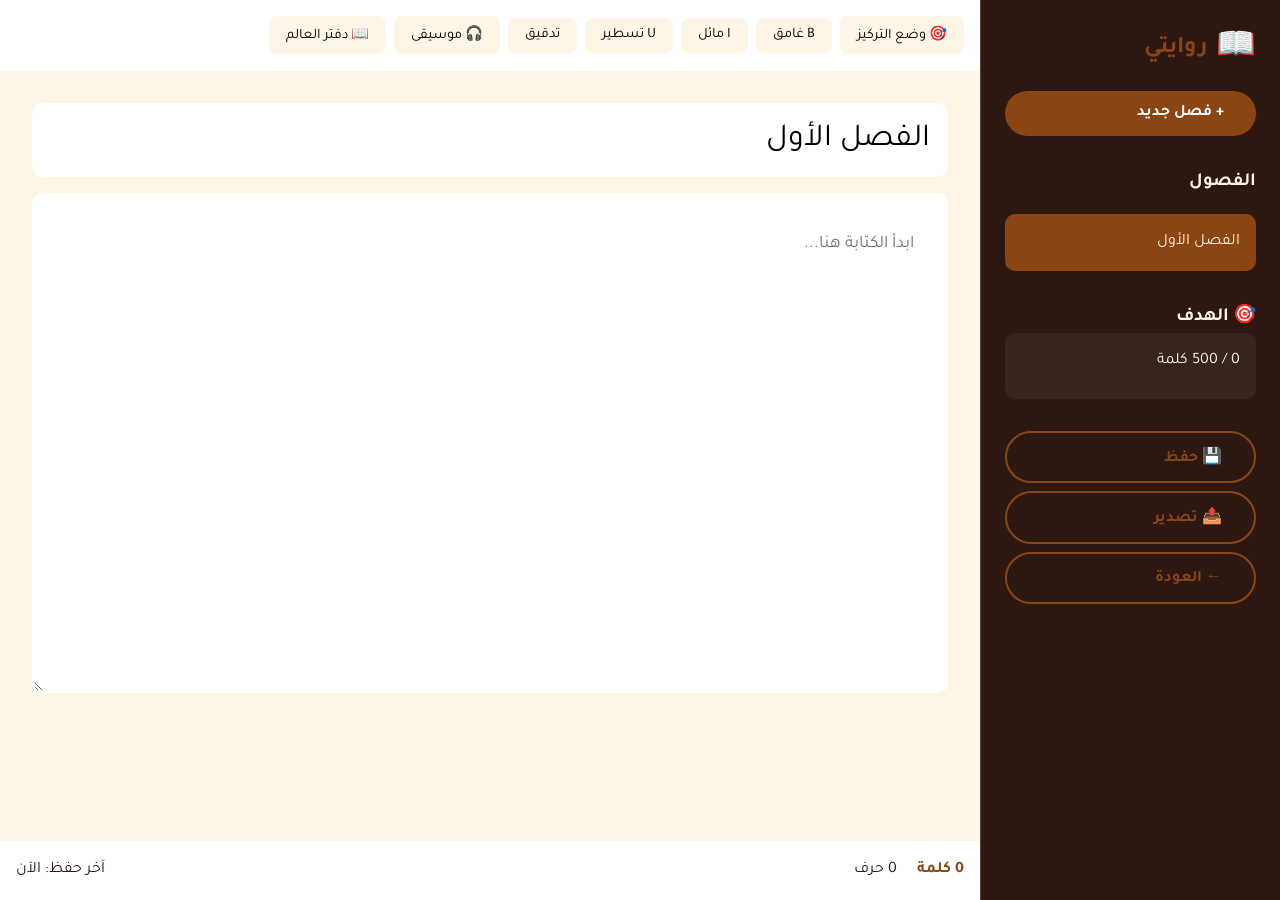
<file: editor.html>
<!DOCTYPE html>
<html lang="ar" dir="rtl">
<head>
    <meta charset="UTF-8">
    <meta name="viewport" content="width=device-width, initial-scale=1.0">
    <title>محرر الروايات - روايتي</title>
    <link rel="stylesheet" href="styles.css">
    <link href="https://fonts.googleapis.com/css2?family=Tajawal:wght@400;500;700&display=swap" rel="stylesheet">
    <style>
        .editor-container {
            display: grid;
            grid-template-columns: 300px 1fr;
            height: 100vh;
            overflow: hidden;
        }
        
        .editor-sidebar {
            background: var(--bg-dark);
            color: var(--text-light);
            padding: 1.5rem;
            overflow-y: auto;
            border-left: 1px solid var(--glass-border);
        }
        
        .chapters-list {
            list-style: none;
            margin-top: 1rem;
        }
        
        .chapter-item {
            padding: 1rem;
            margin-bottom: 0.5rem;
            background: rgba(255, 255, 255, 0.05);
            border-radius: 10px;
            cursor: pointer;
            transition: all 0.3s;
            display: flex;
            justify-content: space-between;
            align-items: center;
        }
        
        .chapter-item:hover, .chapter-item.active {
            background: var(--primary);
        }
        
        .editor-main {
            display: flex;
            flex-direction: column;
            overflow: hidden;
        }
        
        .editor-toolbar {
            background: white;
            padding: 1rem;
            border-bottom: 1px solid var(--glass-border);
            display: flex;
            gap: 0.5rem;
            align-items: center;
            flex-wrap: wrap;
        }
        
        .toolbar-btn {
            padding: 0.5rem 1rem;
            background: var(--bg-light);
            border: 1px solid var(--glass-border);
            border-radius: 8px;
            cursor: pointer;
            transition: all 0.3s;
            font-size: 0.9rem;
            font-family: inherit;
        }
        
        .toolbar-btn:hover {
            background: var(--primary);
            color: white;
        }
        
        .editor-content {
            flex: 1;
            padding: 2rem;
            overflow-y: auto;
            background: var(--bg-light);
        }
        
        .chapter-title {
            font-size: 2rem;
            margin-bottom: 1rem;
            padding: 1rem;
            border: 2px solid var(--glass-border);
            background: white;
            border-radius: 10px;
            width: 100%;
            font-family: inherit;
        }
        
        .chapter-text {
            min-height: 500px;
            padding: 2rem;
            background: white;
            border-radius: 10px;
            font-size: 1.1rem;
            line-height: 2;
            border: 2px solid var(--glass-border);
            resize: vertical;
            width: 100%;
            font-family: inherit;
        }
        
        .editor-stats {
            background: white;
            padding: 1rem;
            border-top: 1px solid var(--glass-border);
            display: flex;
            justify-content: space-between;
            align-items: center;
        }
        
        .word-count {
            font-weight: bold;
            color: var(--primary);
        }
        
        .focus-mode {
            position: fixed;
            top: 0;
            left: 0;
            width: 100%;
            height: 100%;
            background: var(--bg-dark);
            z-index: 9999;
            display: none;
            padding: 2rem;
        }
        
        .focus-mode.active {
            display: block;
        }
        
        .focus-mode textarea {
            width: 100%;
            height: 100%;
            background: transparent;
            color: var(--text-light);
            border: none;
            font-size: 1.2rem;
            line-height: 2;
            resize: none;
            font-family: inherit;
        }
        
        @media (max-width: 768px) {
            .editor-container {
                grid-template-columns: 1fr;
            }
            
            .editor-sidebar {
                position: fixed;
                right: -300px;
                width: 300px;
                height: 100vh;
                transition: right 0.3s;
                z-index: 100;
            }
            
            .editor-sidebar.open {
                right: 0;
            }
        }
    </style>
</head>
<body>
    <div class="editor-container">
        <!-- Sidebar -->
        <aside class="editor-sidebar">
            <div class="logo">
                <span class="logo-icon">📖</span>
                <span class="logo-text">روايتي</span>
            </div>
            
            <button class="btn-primary" style="width: 100%; margin-top: 1rem;" onclick="addChapter()">
                + فصل جديد
            </button>
            
            <h3 style="margin-top: 2rem;">الفصول</h3>
            <ul class="chapters-list" id="chaptersList">
                <li class="chapter-item active" onclick="switchChapter(0)">
                    <span>الفصل الأول</span>
                </li>
            </ul>
            
            <h3 style="margin-top: 2rem;">🎯 الهدف</h3>
            <div style="background: rgba(255,255,255,0.05); padding: 1rem; border-radius: 10px;">
                <div style="margin-bottom: 0.5rem;">
                    <span id="goalText">0 / 500 كلمة</span>
                </div>
                <div class="progress-bar">
                    <div class="progress-fill" id="goalProgress" style="width: 0%;"></div>
                </div>
            </div>
            
            <button class="btn-secondary" style="width: 100%; margin-top: 2rem;" onclick="saveNovel()">
                💾 حفظ
            </button>
            
            <button class="btn-secondary" style="width: 100%; margin-top: 0.5rem;" onclick="exportNovel()">
                📤 تصدير
            </button>
            
            <button class="btn-secondary" style="width: 100%; margin-top: 0.5rem;" onclick="window.location.href='dashboard.html'">
                ← العودة
            </button>
        </aside>
        
        <!-- Main Editor -->
        <main class="editor-main">
            <div class="editor-toolbar">
                <button class="toolbar-btn" onclick="toggleFocusMode()">🎯 وضع التركيز</button>
                <button class="toolbar-btn" onclick="formatText('bold')">B غامق</button>
                <button class="toolbar-btn" onclick="formatText('italic')">I مائل</button>
                <button class="toolbar-btn" onclick="formatText('underline')">U تسطير</button>
                <button class="toolbar-btn" onclick="checkSpelling()"> تدقيق</button>
                <button class="toolbar-btn" onclick="showMusicPlayer()">🎧 موسيقى</button>
                <button class="toolbar-btn" onclick="showWorldNotebook()">📖 دفتر العالم</button>
            </div>
            
            <div class="editor-content">
                <input type="text" class="chapter-title" placeholder="عنوان الفصل" value="الفصل الأول" id="chapterTitle">
                <textarea class="chapter-text" placeholder="ابدأ الكتابة هنا..." id="chapterText"></textarea>
            </div>
            
            <div class="editor-stats">
                <div>
                    <span class="word-count" id="wordCount">0 كلمة</span>
                    <span style="margin-right: 1rem;" id="charCount">0 حرف</span>
                </div>
                <div>
                    <span>آخر حفظ: <span id="lastSaved">الآن</span></span>
                </div>
            </div>
        </main>
    </div>
    
    <!-- Focus Mode -->
    <div class="focus-mode" id="focusMode">
        <button class="toolbar-btn" style="position: fixed; top: 1rem; left: 1rem; z-index: 10000;" onclick="toggleFocusMode()">
            ✕ خروج من التركيز
        </button>
        <textarea id="focusText" placeholder="ابدأ الكتابة هنا..."></textarea>
    </div>
    
    <script src="app.js"></script>
    <script>
        let currentChapter = 0;
        let chapters = [{ title: 'الفصل الأول', content: '' }];
        
        // تحديث الإحصائيات
        document.getElementById('chapterText').addEventListener('input', function() {
            const text = this.value;
            const words = text.trim() ? text.trim().split(/\s+/).length : 0;
            const chars = text.length;
            
            document.getElementById('wordCount').textContent = words + ' كلمة';
            document.getElementById('charCount').textContent = chars + ' حرف';
            
            // تحديث الهدف
            const goal = 500;
            const progress = Math.min((words / goal) * 100, 100);
            document.getElementById('goalText').textContent = words + ' / ' + goal + ' كلمة';
            document.getElementById('goalProgress').style.width = progress + '%';
            
            // حفظ تلقائي
            autoSave();
        });
        
        // حفظ تلقائي
        let saveTimeout;
        function autoSave() {
            clearTimeout(saveTimeout);
            saveTimeout = setTimeout(() => {
                chapters[currentChapter].content = document.getElementById('chapterText').value;
                chapters[currentChapter].title = document.getElementById('chapterTitle').value;
                localStorage.setItem('novel_chapters', JSON.stringify(chapters));
                document.getElementById('lastSaved').textContent = 'الآن';
            }, 1000);
        }
        
        // إضافة فصل جديد
        function addChapter() {
            const title = prompt('عنوان الفصل الجديد:');
            if (title) {
                chapters.push({ title: title, content: '' });
                renderChapters();
                switchChapter(chapters.length - 1);
            }
        }
        
        // عرض الفصول
        function renderChapters() {
            const list = document.getElementById('chaptersList');
            list.innerHTML = chapters.map((ch, i) => `
                <li class="chapter-item ${i === currentChapter ? 'active' : ''}" onclick="switchChapter(${i})">
                    <span>${ch.title}</span>
                    <span onclick="deleteChapter(${i}, event)">🗑</span>
                </li>
            `).join('');
        }
        
        // تبديل الفصل
        function switchChapter(index) {
            chapters[currentChapter].content = document.getElementById('chapterText').value;
            chapters[currentChapter].title = document.getElementById('chapterTitle').value;
            
            currentChapter = index;
            document.getElementById('chapterTitle').value = chapters[index].title;
            document.getElementById('chapterText').value = chapters[index].content;
            
            renderChapters();
        }
        
        // حذف فصل
        function deleteChapter(index, event) {
            event.stopPropagation();
            if (confirm('هل تريد حذف هذا الفصل؟')) {
                chapters.splice(index, 1);
                if (currentChapter >= chapters.length) {
                    currentChapter = chapters.length - 1;
                }
                renderChapters();
                switchChapter(currentChapter);
            }
        }
        
        // وضع التركيز
        function toggleFocusMode() {
            const focusMode = document.getElementById('focusMode');
            focusMode.classList.toggle('active');
            if (focusMode.classList.contains('active')) {
                document.getElementById('focusText').value = document.getElementById('chapterText').value;
                document.getElementById('focusText').focus();
            } else {
                document.getElementById('chapterText').value = document.getElementById('focusText').value;
            }
        }
        
        // تنسيق النص
        function formatText(command) {
            document.execCommand(command, false, null);
        }
        
        // حفظ الرواية
        function saveNovel() {
            localStorage.setItem('novel_chapters', JSON.stringify(chapters));
            alert('تم حفظ الرواية بنجاح! 💾');
        }
        
        // تصدير الرواية
        function exportNovel() {
            const options = ['Word', 'PDF', 'EPUB'];
            const choice = prompt('اختر صيغة التصدير:\n1. Word\n2. PDF\n3. EPUB');
            
            if (choice) {
                alert('جاري التصدير بصيغة ' + options[choice - 1] + '...');
            }
        }
        
        // تدقيق إملائي
        function checkSpelling() {
            alert('جاري التدقيق الإملائي...');
        }
        
        // مشغل الموسيقى
        function showMusicPlayer() {
            alert('مشغل الموسيقى - يمكن إضافة مشغل صوتي هنا');
        }
        
        // دفتر العالم
        function showWorldNotebook() {
            alert('دفتر العالم - يمكن إضافة صفحة منفصلة هنا');
        }
        
        // تحميل الفصول المحفوظة
        document.addEventListener('DOMContentLoaded', () => {
            const saved = localStorage.getItem('novel_chapters');
            if (saved) {
                chapters = JSON.parse(saved);
                renderChapters();
                switchChapter(0);
            }
        });
    </script>
</body>
</html>
</file>
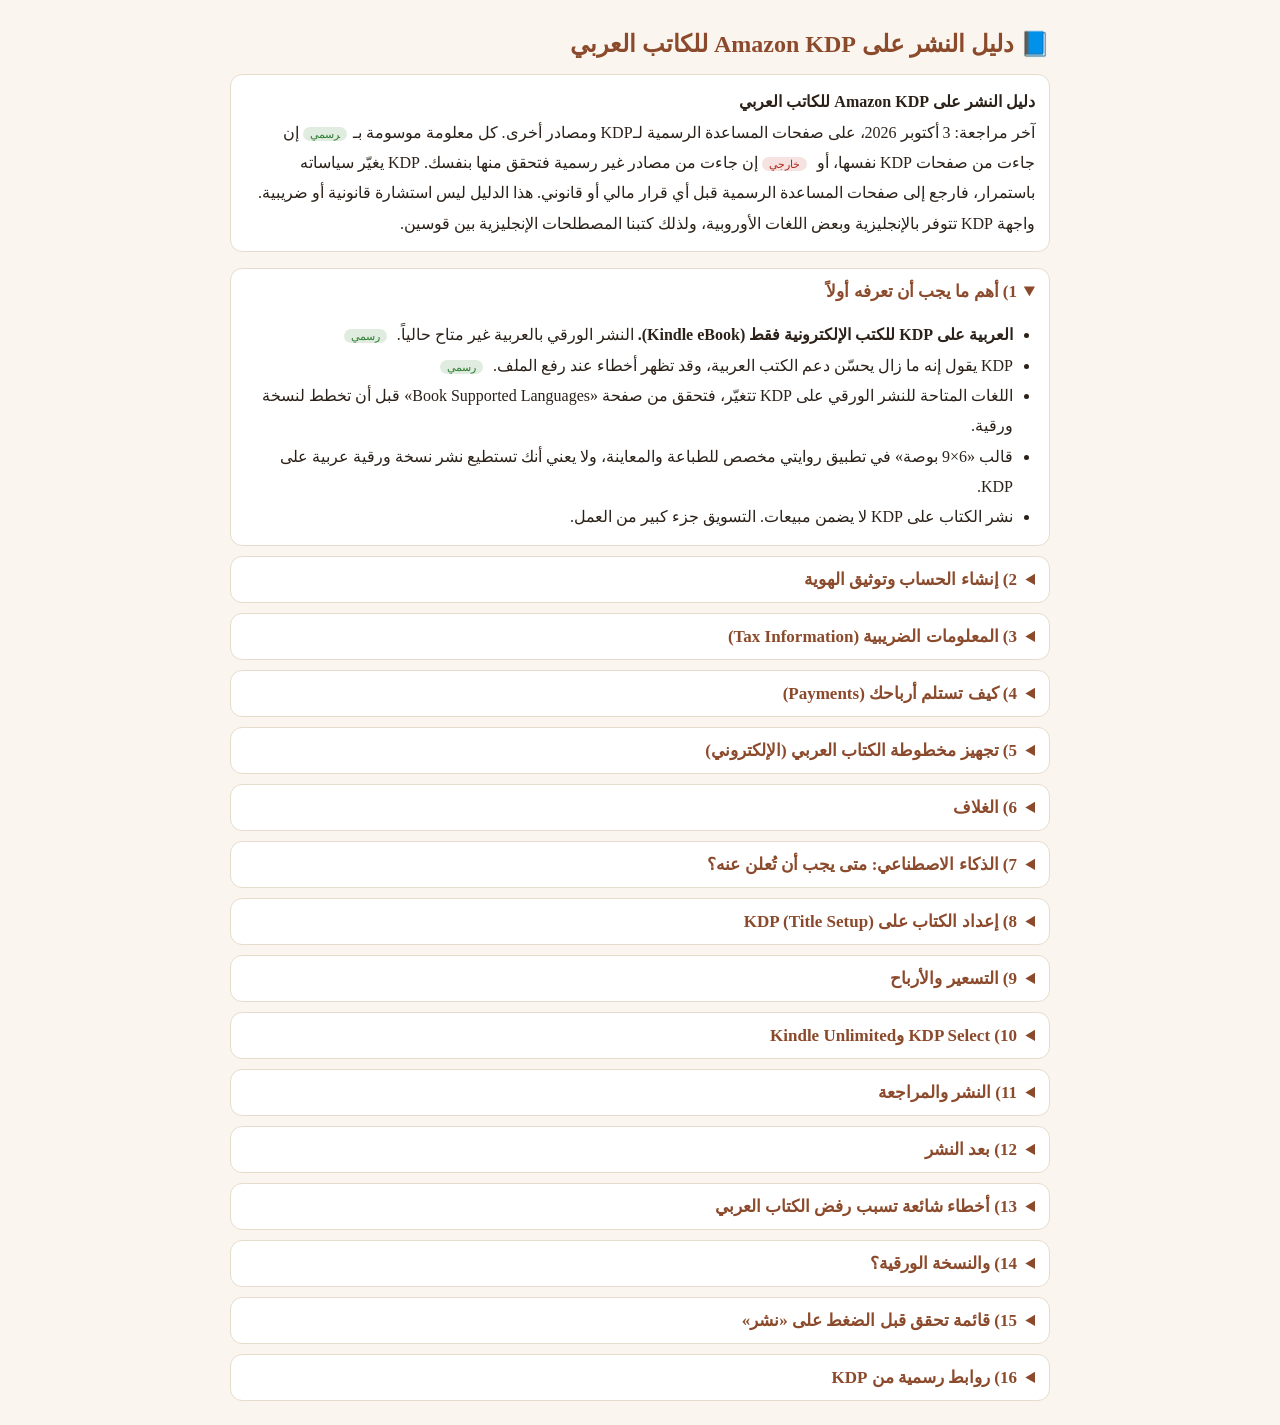
<file: kdp-guide.html>
<!DOCTYPE html>
<html lang="ar" dir="rtl"><head><meta charset="utf-8"><meta name="viewport" content="width=device-width, initial-scale=1, viewport-fit=cover">
<title>دليل النشر على Amazon KDP للكاتب العربي</title>
<style>
:root{--bg:#faf6ef;--panel:#fff;--ink:#2b2118;--mut:#8a7a68;--acc:#8b4a2b;--line:#e6dccb;box-sizing:border-box;padding-top:env(safe-area-inset-top,0px);padding-bottom:env(safe-area-inset-bottom,0px)}
@media (prefers-color-scheme:dark){:root:not([data-theme="light"]){--bg:#1c1712;--panel:#262019;--ink:#f0e6d6;--mut:#a89a86;--acc:#d9915f;--line:#3a3128}}
:root[data-theme="dark"]{--bg:#1c1712;--panel:#262019;--ink:#f0e6d6;--mut:#a89a86;--acc:#d9915f;--line:#3a3128}
html{scroll-padding-top:env(safe-area-inset-top,0px)}
*{box-sizing:border-box}body{margin:0;background:var(--bg);color:var(--ink);font-family:"Noto Naskh Arabic","Amiri",Tahoma,serif;padding:14px}
main{max-width:820px;margin:0 auto}h1{color:var(--acc);font-size:24px}
.kg details{background:var(--panel);border:1px solid var(--line);border-radius:12px;margin:10px 0;padding:0 14px}
.kg summary{cursor:pointer;padding:12px 0;font-weight:bold;color:var(--acc);font-size:17px}
.kg ul,.kg ol{padding-inline-start:22px;line-height:1.9;margin:6px 0 12px}
.kg p{line-height:1.9}
.kg .tg{font-size:11px;padding:1px 7px;border-radius:8px;margin-inline-start:6px;font-weight:normal;white-space:nowrap}
.kg .o{background:#2e7d3226;color:#2e7d32}.kg .x{background:#b3261e22;color:#b3261e}
.kg .kn{background:var(--panel);border:1px solid var(--line);border-radius:12px;padding:12px 14px}
.kg a{color:var(--acc);word-break:break-all}
</style></head><body><main><h1>📘 دليل النشر على Amazon KDP للكاتب العربي</h1><div class="kg">
<p class="kn"><b>دليل النشر على Amazon KDP للكاتب العربي</b><br>
آخر مراجعة: 3 أكتوبر 2026، على صفحات المساعدة الرسمية لـKDP ومصادر أخرى. كل معلومة موسومة بـ<b class="tg o">رسمي</b> إن جاءت من صفحات KDP نفسها، أو <b class="tg x">خارجي</b> إن جاءت من مصادر غير رسمية فتحقق منها بنفسك. KDP يغيّر سياساته باستمرار، فارجع إلى صفحات المساعدة الرسمية قبل أي قرار مالي أو قانوني. هذا الدليل ليس استشارة قانونية أو ضريبية. واجهة KDP تتوفر بالإنجليزية وبعض اللغات الأوروبية، ولذلك كتبنا المصطلحات الإنجليزية بين قوسين.</p>

<details open><summary>1) أهم ما يجب أن تعرفه أولاً</summary>
<ul>
<li><b>العربية على KDP للكتب الإلكترونية فقط (Kindle eBook).</b> النشر الورقي بالعربية غير متاح حالياً. <b class="tg o">رسمي</b></li>
<li>KDP يقول إنه ما زال يحسّن دعم الكتب العربية، وقد تظهر أخطاء عند رفع الملف. <b class="tg o">رسمي</b></li>
<li>اللغات المتاحة للنشر الورقي على KDP تتغيّر، فتحقق من صفحة «Book Supported Languages» قبل أن تخطط لنسخة ورقية.</li>
<li>قالب «6×9 بوصة» في تطبيق روايتي مخصص للطباعة والمعاينة، ولا يعني أنك تستطيع نشر نسخة ورقية عربية على KDP.</li>
<li>نشر الكتاب على KDP لا يضمن مبيعات. التسويق جزء كبير من العمل.</li>
</ul></details>

<details><summary>2) إنشاء الحساب وتوثيق الهوية</summary>
<ol>
<li>ادخل إلى kdp.amazon.com بحساب أمازون، أو أنشئ حساباً جديداً.</li>
<li>أدخل بياناتك الشخصية كما هي في هويتك الرسمية. تطابق الاسم والبلد مع الهوية مهم لتوثيق الهوية والدفع، وفي KDP صفحة مخصصة لحالة اختلافهما (What if my account name or country changes or is different from my ID?). <b class="tg o">رسمي</b></li>
<li>قد يُطلب منك توثيق الهوية (Verify your identity). تجد في صفحات المساعدة قائمة الهويات المقبولة وطريقة تصوير الهوية. <b class="tg o">رسمي</b></li>
<li>فعّل التحقق بخطوتين (Two-Step Verification) لحماية حسابك.</li>
<li>احذر الرسائل التي تنتحل صفة KDP أو تطلب بياناتك. في KDP صفحة عن أمان الحساب وتجنب الاحتيال (Account security and avoiding scams). <b class="tg o">رسمي</b></li>
<li>النشر على KDP لا يتطلب دفع مال لمنصة KDP نفسها. إن طلب منك طرف خارجي مالاً مقابل «فتح حساب» أو «ضمان النشر»، فاسأل وتحقق قبل أن تدفع.</li>
</ol></details>

<details><summary>3) المعلومات الضريبية (Tax Information)</summary>
<ul>
<li>أمازون شركة أمريكية، وتطلب من كل كاتب إكمال مقابلة ضريبية (Tax Interview) داخل الحساب. تجدها من قسم «Tax Information». <b class="tg x">خارجي</b></li>
<li>الكاتب غير الأمريكي يملأ نموذج <b>W-8BEN</b> إن كان فرداً، أو W-8BEN-E إن كان شركة. <b class="tg x">خارجي</b></li>
<li>بدون إكمالها يُطبَّق استقطاع افتراضي نسبته 30% على أرباح المبيعات الأمريكية. <b class="tg x">خارجي</b></li>
<li>الاتفاقيات الضريبية بين الولايات المتحدة وبلد إقامتك قد تخفض هذه النسبة. <b>لم أتحقق من النسبة الخاصة ببلدك</b>، فراجعها داخل المقابلة نفسها ومع محاسب.</li>
<li>النماذج الضريبية قد تنتهي صلاحيتها ويطلب منك تجديدها. إن انتهت قد تعود نسبة الاستقطاع إلى 30%. <b class="tg x">خارجي</b></li>
<li>التزاماتك الضريبية في بلدك على دخل الكتب مسألة منفصلة تماماً، واستشر فيها محاسباً مختصاً.</li>
</ul></details>

<details><summary>4) كيف تستلم أرباحك (Payments)</summary>
<ul>
<li>طرق الدفع تعتمد على <b>مكان بنكك</b>: التحويل المباشر (EFT) أو الشيك أو التحويل البنكي الدولي (Wire). <b class="tg o">رسمي</b></li>
<li>PayPal وAmazon Payments غير متاحين كوسائل دفع على KDP. <b class="tg o">رسمي</b></li>
<li>التحويل البنكي الدولي له حد أدنى للدفع، وقد يخصم بنكك رسوماً وتتدخل أسعار الصرف. <b class="tg o">رسمي</b></li>
<li>صفحة KDP الخاصة بالعربية تقول إن من يختار التحويل إلى بنك محلي في السعودية وعُمان والبحرين والكويت والمغرب يُدفع له بالعملة المحلية. <b class="tg o">رسمي</b></li>
<li>صفحة «KDP Payment Options» تدرج مصر ضمن التحويل البنكي الدولي بعملات محددة. تحقق من الصفحة نفسها من العملة والحد الأدنى قبل أن تفتح الحساب البنكي. <b class="tg o">رسمي</b></li>
<li>في صفحات مساعدة KDP قسم عن «برنامج مزوّد خدمات الدفع» (Payment Service Provider Program). اقرأه لتعرف إن كان خياراً متاحاً لك، ولا تعتمد على مقالات قديمة عن خدمات وسيطة.</li>
<li>متى يتم الدفع؟ راجع صفحة «When will I get paid?». <b class="tg o">رسمي</b></li>
</ul></details>

<details><summary>5) تجهيز مخطوطة الكتاب العربي (الإلكتروني)</summary>
<p>هذه توصيات KDP الخاصة بالكتب العربية عند رفع ملف Word: <b class="tg o">رسمي</b></p>
<ol>
<li><b>صفحة العنوان:</b> فيها عنوان الكتاب واسم المؤلف، ويجب أن يطابقا <b>تماماً</b> ما تكتبه في إعدادات الكتاب. عدم التطابق من أكثر أسباب الرفض.</li>
<li><b>الفقرات:</b> مسافة أول السطر 0.2 بوصة (5 ملم)، والتباعد قبل وبعد الفقرة صفر نقطة، وتباعد الأسطر مفرد (Single).</li>
<li><b>الفصول:</b> كل فصل يبدأ بفاصل صفحة (Page Break).</li>
<li><b>الفهرس النشط:</b> طبّق نمط Heading 1 على عناوين الفصول، ثم أنشئ جدول محتويات تلقائياً بدون أرقام صفحات، وضع على عنوان «المحتويات» إشارة مرجعية (Bookmark) باسم <b>toc</b>.</li>
<li><b>اتجاه النص:</b> من اليمين إلى اليسار. يرفض KDP الملفات المضبوطة من اليسار إلى اليمين. أضف العربية في لغات التحرير في Word.</li>
<li><b>نص لا صور:</b> يجب أن يكون الكتاب نصاً قابلاً لتغيير حجم الخط (Reflowable)، لا صفحات ممسوحة ضوئياً.</li>
<li><b>لا إعلانات:</b> لا إعلانات ولا باركود ولا روابط لمتاجر كتب أو مواقع منافسة داخل الكتاب.</li>
<li><b>ابحث عن الأخطاء الشائعة:</b> مربعات فارغة بدل الحروف، وأرقام مكان حروف، وتشكيل في غير موضعه، ومسافات غير منتظمة بين حروف الكلمة، وحرف زائد داخل الكلمة.</li>
<li><b>المعاينة:</b> افتح الملف في Kindle Previewer (برنامج مجاني من أمازون) وشاهده كما يظهر على الهاتف واللوحي وقارئ كيندل.</li>
<li><b>الصيغ المقبولة:</b> غالباً Word (DOCX) أو EPUB أو KPF من برنامج Kindle Create. <b class="tg x">خارجي</b> راجع صفحة «What file formats are supported for eBook manuscripts?».</li>
</ol>
<p><b>عن ملف Word الذي تصدّره روايتي:</b> هو مصمم للطباعة والمراجعة (رأس وتذييل وترقيم صفحات وتباعد أسطر 1.5). قبل رفعه كنسخة إلكترونية لـKDP، افتحه في Word وعدّل التباعد إلى مفرد، وتأكد من فاصل الصفحة بين الفصول، وأضف الفهرس النشط بالطريقة أعلاه، وأزل الرأس والتذييل.</p>
</details>

<details><summary>6) الغلاف</summary>
<ul>
<li>الصيغة: JPEG أو TIFF. <b class="tg o">رسمي</b></li>
<li>المقاس المثالي: ارتفاع 2560 بكسل × عرض 1600 بكسل. <b class="tg o">رسمي</b></li>
<li>الحد الأدنى: ارتفاع 1000 × عرض 625 بكسل. والحد الأقصى لأي بُعد 10000 بكسل. <b class="tg o">رسمي</b></li>
<li>يُفضَّل 300 PPI للجودة. <b class="tg o">رسمي</b></li>
<li>الكتاب الإلكتروني يحتاج غلاف الواجهة فقط، بدون كعب أو غلاف خلفي.</li>
<li>يُفضَّل نمط ألوان RGB، وألا يتجاوز الملف 50 ميغابايت. <b class="tg x">خارجي</b></li>
<li>اجعل العنوان واسمك مقروءين وهما صغيران، لأن أغلب القرّاء يرون الغلاف مصغراً.</li>
<li>تأكد أن لديك حق استخدام كل صورة وخط في الغلاف.</li>
<li>إن أنشأت الغلاف أو جزءاً منه بأداة ذكاء اصطناعي، فاقرأ القسم التالي.</li>
</ul></details>

<details><summary>7) الذكاء الاصطناعي: متى يجب أن تُعلن عنه؟</summary>
<ul>
<li>يطلب KDP إعلامه بالمحتوى <b>المُولَّد بالذكاء الاصطناعي</b> (نصوص أو صور أو ترجمات) عند نشر كتاب جديد أو تعديل كتاب منشور. وتشمل الصور المولَّدة صور الغلاف والصور الداخلية. <b class="tg o">رسمي</b></li>
<li>إن استخدمت أداة ذكاء اصطناعي لإنشاء المحتوى نفسه فهو «مولَّد»، حتى لو حرّرته كثيراً بعد ذلك. <b class="tg o">رسمي</b></li>
<li>إن كتبت المحتوى بنفسك واستخدمت الأدوات للتحرير أو التحسين أو تدقيق الأخطاء فهو «مُساعَد»، ولا يلزم الإعلان عنه. <b class="tg o">رسمي</b></li>
<li>أنت المسؤول عن التأكد أن كل محتوى مولَّد أو مُساعَد يلتزم بإرشادات KDP وحقوق الملكية الفكرية. <b class="tg o">رسمي</b></li>
<li>إن شككت في تصنيف حالتك، فاقرأ صفحة «Content Guidelines» نفسها، ولا تجازف بإجابة غير صحيحة.</li>
</ul></details>

<details><summary>8) إعداد الكتاب على KDP (Title Setup)</summary>
<p>تتوزع صفحة إعداد الكتاب الإلكتروني (Kindle eBook) على ثلاث مراحل عامة: تفاصيل الكتاب، ثم المحتوى، ثم التسعير.</p>
<ol>
<li><b>تفاصيل الكتاب (Details):</b> اختر اللغة <b>Arabic</b> من القائمة. اكتب العنوان واسم المؤلف والوصف بالعربية، لأن لغة الإعداد ولغة الكتاب يجب أن تتطابقا. <b class="tg o">رسمي</b></li>
<li>اكتب وصفاً جذاباً وصادقاً للكتاب (Book Description)، ولا تَعِد بما ليس في الكتاب.</li>
<li>اختر الكلمات المفتاحية (Keywords) والتصنيفات (Categories) التي يبحث بها القارئ فعلاً، وراجع صفحة «Metadata Guidelines» لأن عنوانك ووصفك يخضعان لقواعد.</li>
<li><b>الحقوق (Publishing Rights):</b> أنت صاحب الحقوق. لا تنشر محتوى منقولاً من غيرك.</li>
<li><b>المحتوى (Content):</b> ارفع المخطوطة والغلاف، ثم أجب عن سؤال الذكاء الاصطناعي بصدق، ثم راجع المعاينة (Previewer) قبل المتابعة.</li>
<li>الكتاب الإلكتروني لا يحتاج رقم ISBN، فأمازون تعطيه معرّفاً خاصاً بها (ASIN). <b class="tg x">خارجي</b></li>
<li><b>التسعير (Pricing):</b> اختر الأسواق والسعر وخيار الأرباح، وهذا موضوع القسم التالي.</li>
</ol></details>

<details><summary>9) التسعير والأرباح</summary>
<ul>
<li>للكتب الإلكترونية خياران: أرباح 35% وأرباح 70%. <b class="tg o">رسمي</b></li>
<li>خيار 70% له نطاق أسعار محدد، ففي Amazon.com بالدولار يكون السعر بين 2.99 و9.99. وللمتاجر الأخرى نطاقاتها بالعملة المحلية في صفحة «eBook List Price Requirements». <b class="tg o">رسمي</b></li>
<li>خيار 70% يطبَّق في «الأسواق المتاحة» فقط، والمبيعات خارجها تُحسب بنسبة 35%. وعند التسجيل في KDP Select تُضاف البرازيل واليابان والمكسيك والهند إلى مبيعات 70%. <b class="tg o">رسمي</b></li>
<li>صفحة KDP الخاصة بالعربية تقول: سجّل في KDP Select لتكسب حتى 70% من المبيعات. لذلك تحقق من شروط الأرباح لكتابك العربي داخل صفحة التسعير قبل أن تقرر. <b class="tg o">رسمي</b></li>
<li><b>المعادلة:</b> في خيار 35% الربح = 35% × (السعر − الضريبة المطبقة). وفي خيار 70% الربح = 70% × (السعر − الضريبة − تكلفة التوصيل). <b class="tg o">رسمي</b></li>
<li>تكلفة التوصيل تعتمد على حجم ملف الكتاب. بعض المصادر تذكر رقماً بالدولار لكل ميغابايت في السوق الأمريكي، لكنه قابل للتغيّر، فراجع صفحة «eBook Royalties». لذلك الكتب الخالية من الصور الثقيلة أربح في خيار 70%.</li>
<li>KDP يحتفظ بحق تحديد سعر البيع للمستهلك، وقد يختلف عن السعر الذي حددته. في خيار 70% تُحسب الأرباح من سعر البيع للمستهلك، وفي خيار 35% من السعر الذي حددته. <b class="tg o">رسمي</b></li>
<li>لا يمكن جعل سعر الكتاب مجانياً من إعداد السعر مباشرة. <b class="tg o">رسمي</b></li>
<li>جرّب حاسبة الأرباح (Royalties Estimator) في قسم التقارير لتعرف رقمك الحقيقي.</li>
</ul></details>

<details><summary>10) KDP Select وKindle Unlimited</summary>
<ul>
<li>KDP Select برنامج اختياري. عند التسجيل تلتزم بأن يكون كتابك الإلكتروني <b>حصرياً على أمازون لمدة 90 يوماً</b>، والنسخة الورقية غير مشمولة. <b class="tg x">خارجي</b></li>
<li>يتجدد التسجيل تلقائياً كل 90 يوماً ما لم تُلغِ التجديد. <b class="tg x">خارجي</b></li>
<li>مقابل ذلك يدخل كتابك في Kindle Unlimited، وتحصل على نصيب من «الصندوق العالمي» بحسب الصفحات التي يقرؤها المشتركون (KENP). <b class="tg o">رسمي</b></li>
<li>الأدوات الترويجية: أيام مجانية (حتى 5 أيام لكل فترة تسجيل بحسب مصادر خارجية) وصفقات العد التنازلي (Kindle Countdown Deals). <b class="tg x">خارجي</b></li>
<li>شروط صفقات العد التنازلي: أن يكون الكتاب مسجلاً 30 يوماً على الأقل، وألا يتغير سعره 30 يوماً قبل الصفقة و14 يوماً بعدها، وواحدة لكل فترة تسجيل. <b class="tg o">رسمي</b></li>
<li><b>متى لا تسجّل؟</b> إن أردت بيع كتابك الإلكتروني في متاجر أخرى أو على موقعك أو عبر موزّع آخر.</li>
<li>قرار التسجيل يعتمد على جمهورك وسوقك. جرّب 90 يوماً وقارن، ولا تتوقع نتيجة مضمونة.</li>
</ul></details>

<details><summary>11) النشر والمراجعة</summary>
<ol>
<li>بعد إكمال الصفحات الثلاث اضغط Publish. يراجع KDP الكتاب قبل ظهوره للبيع.</li>
<li>المراجعة تستغرق عادة من 12 إلى 72 ساعة حسب مصادر خارجية، وقد تطول إن احتاج الكتاب مراجعة إضافية. <b class="tg x">خارجي</b> وفي KDP صفحة «Timelines» بالمواعيد الرسمية. فلا تحدد موعد إطلاق قبل 72 ساعة على الأقل.</li>
<li>راقب حالة الكتاب في «Bookshelf» (Book Status). إن رُفض ستصلك رسالة بالسبب، فعدّل الملف وأعد الرفع.</li>
<li>يمكنك تعديل الكتاب بعد النشر (Update your book). التعديلات تخضع لمراجعة جديدة.</li>
<li>يمكنك جدولة موعد الإصدار أو ضبط طلب مسبق (Pre-order) إن أردت. <b class="tg o">رسمي</b></li>
</ol></details>

<details><summary>12) بعد النشر</summary>
<ul>
<li><b>صفحة المؤلف (Author Central):</b> أنشئ صفحتك على author.amazon.com لتعرّف القرّاء بنفسك وتجمع كتبك. <b class="tg o">رسمي</b></li>
<li><b>التقارير (Reports):</b> تتابع منها المبيعات والأرباح وصفحات KENP.</li>
<li><b>الترويج:</b> صفحة «Ways to Promote Your Book» تشرح الأدوات المتاحة. وإعلانات KDP (Advertising) قد لا تغطي كل اللغات والأسواق، فتحقق من إتاحتها لكتابك.</li>
<li><b>التقييمات:</b> لا تشترِ تقييمات ولا تطلبها بمقابل ولا تكتب تقييمات مزيفة، فهذا يعرّض حسابك للإغلاق.</li>
<li><b>بناء جمهورك:</b> قراؤك الأوائل يأتون غالباً من مجتمعك: مواقع التواصل، ومنصات القراءة، والمجموعات الأدبية.</li>
</ul></details>

<details><summary>13) أخطاء شائعة تسبب رفض الكتاب العربي</summary>
<ul>
<li>اتجاه الملف من اليسار إلى اليمين.</li>
<li>عدم تطابق العنوان أو اسم المؤلف بين صفحة العنوان وإعدادات الكتاب.</li>
<li>اللغة المختارة في الإعداد غير العربية، أو تفاصيل الكتاب بلغة غير لغة الكتاب.</li>
<li>مربعات فارغة بدل الحروف، أو حروف وأرقام في غير مكانها.</li>
<li>إعلانات أو روابط لمتاجر منافسة داخل الكتاب.</li>
<li>كتاب ممسوح ضوئياً بدل نص قابل لتغيير الحجم.</li>
<li>غلاف لا يحقق المقاسات.</li>
<li>إجابة غير صحيحة عن سؤال الذكاء الاصطناعي.</li>
</ul></details>

<details><summary>14) والنسخة الورقية؟</summary>
<ul>
<li>بما أن KDP لا يتيح الطباعة العربية حالياً <b class="tg o">رسمي</b>، فالنسخة الورقية تحتاج مساراً آخر: مطبعة محلية أو دار نشر أو خدمة طباعة عند الطلب.</li>
<li>لم أتحقق من خدمة طباعة عند الطلب بعينها تدعم العربية، فاسأل الخدمة صراحة عن دعم الكتابة من اليمين إلى اليسار، وطريقة تجهيز الملف والغلاف.</li>
<li>تحقق في بلدك من متطلبات الإيداع والترقيم الدولي (ISBN) للنسخ الورقية. في مصر هي حسب علمي جهة دار الكتب والوثائق القومية، فتأكد من الجهة وإجراءاتها.</li>
<li>تأكد من شروط أي عقد قبل التوقيع: مدة الحقوق، ونسبة الأرباح، والتوزيع، ومن يملك الملف النهائي.</li>
</ul></details>

<details><summary>15) قائمة تحقق قبل الضغط على «نشر»</summary>
<ul style="list-style:none;padding-inline-start:4px">
<li>☐ الحساب موثَّق والتحقق بخطوتين مفعّل.</li>
<li>☐ المقابلة الضريبية مكتملة ونسبة الاستقطاع مفهومة.</li>
<li>☐ حساب الدفع مضاف وتأكدت من عملته وحده الأدنى.</li>
<li>☐ اتجاه الملف من اليمين لليسار، والفهرس النشط يعمل.</li>
<li>☐ العنوان واسم المؤلف في الملف مطابقان للإعداد.</li>
<li>☐ راجعت الكتاب في Kindle Previewer على هاتف وقارئ.</li>
<li>☐ دققت الأخطاء الإملائية والترقيم.</li>
<li>☐ الغلاف 2560×1600 تقريباً وقابل للقراءة مصغراً.</li>
<li>☐ أجبت عن سؤال الذكاء الاصطناعي بصدق.</li>
<li>☐ اخترت السعر وخيار الأرباح عن فهم.</li>
<li>☐ قررت بشأن KDP Select بعد قراءة شروطه.</li>
<li>☐ حفظت نسخة احتياطية من الكتاب.</li>
</ul></details>

<details><summary>16) روابط رسمية من KDP</summary>
<ul>
<li><a href="https://kdp.amazon.com/en_US/help/topic/GUQT4C8J6RR6V8TY" target="_blank" rel="noopener">النشر باللغة العربية (Arabic)</a></li>
<li><a href="https://kdp.amazon.com/en_US/help/topic/G200673300" target="_blank" rel="noopener">اللغات المدعومة (Book Supported Languages)</a></li>
<li><a href="https://kdp.amazon.com/en_US/help/topic/G200620010" target="_blank" rel="noopener">إنشاء حساب (Create a KDP Account)</a></li>
<li><a href="https://kdp.amazon.com/en_US/help/topic/GWAJ6TKCFEA6D8SL" target="_blank" rel="noopener">أمان الحساب وتجنب الاحتيال</a></li>
<li><a href="https://kdp.amazon.com/en_US/help/topic/G201723290" target="_blank" rel="noopener">المعلومات الضريبية (Tax Information)</a></li>
<li><a href="https://kdp.amazon.com/en_US/help/topic/GJD7DFFX6X88AK46" target="_blank" rel="noopener">طرق الدفع (KDP Payment Options)</a></li>
<li><a href="https://kdp.amazon.com/en_US/help/topic/GK2MKZUL6U3SFBPZ" target="_blank" rel="noopener">متى أستلم أرباحي؟</a></li>
<li><a href="https://kdp.amazon.com/en_US/help/topic/G200645690" target="_blank" rel="noopener">شروط غلاف الكتاب الإلكتروني</a></li>
<li><a href="https://kdp.amazon.com/en_US/help/topic/G202131170" target="_blank" rel="noopener">Kindle Previewer</a></li>
<li><a href="https://kdp.amazon.com/en_US/help/topic/G200672390" target="_blank" rel="noopener">إرشادات المحتوى (Content Guidelines)</a></li>
<li><a href="https://kdp.amazon.com/en_US/help/topic/G200634560" target="_blank" rel="noopener">شروط سعر الكتاب الإلكتروني</a></li>
<li><a href="https://kdp.amazon.com/en_US/help/topic/G200644210" target="_blank" rel="noopener">أرباح الكتب الإلكترونية</a></li>
<li><a href="https://kdp.amazon.com/en_US/help/topic/G200798990" target="_blank" rel="noopener">KDP Select</a></li>
<li><a href="https://kdp.amazon.com/en_US/help/topic/G202173620" target="_blank" rel="noopener">المواعيد (Timelines)</a></li>
<li><a href="https://kdp.amazon.com/en_US/help/topic/G200644310" target="_blank" rel="noopener">Author Central</a></li>
</ul></details>
</div>
</main></body></html>
</file>
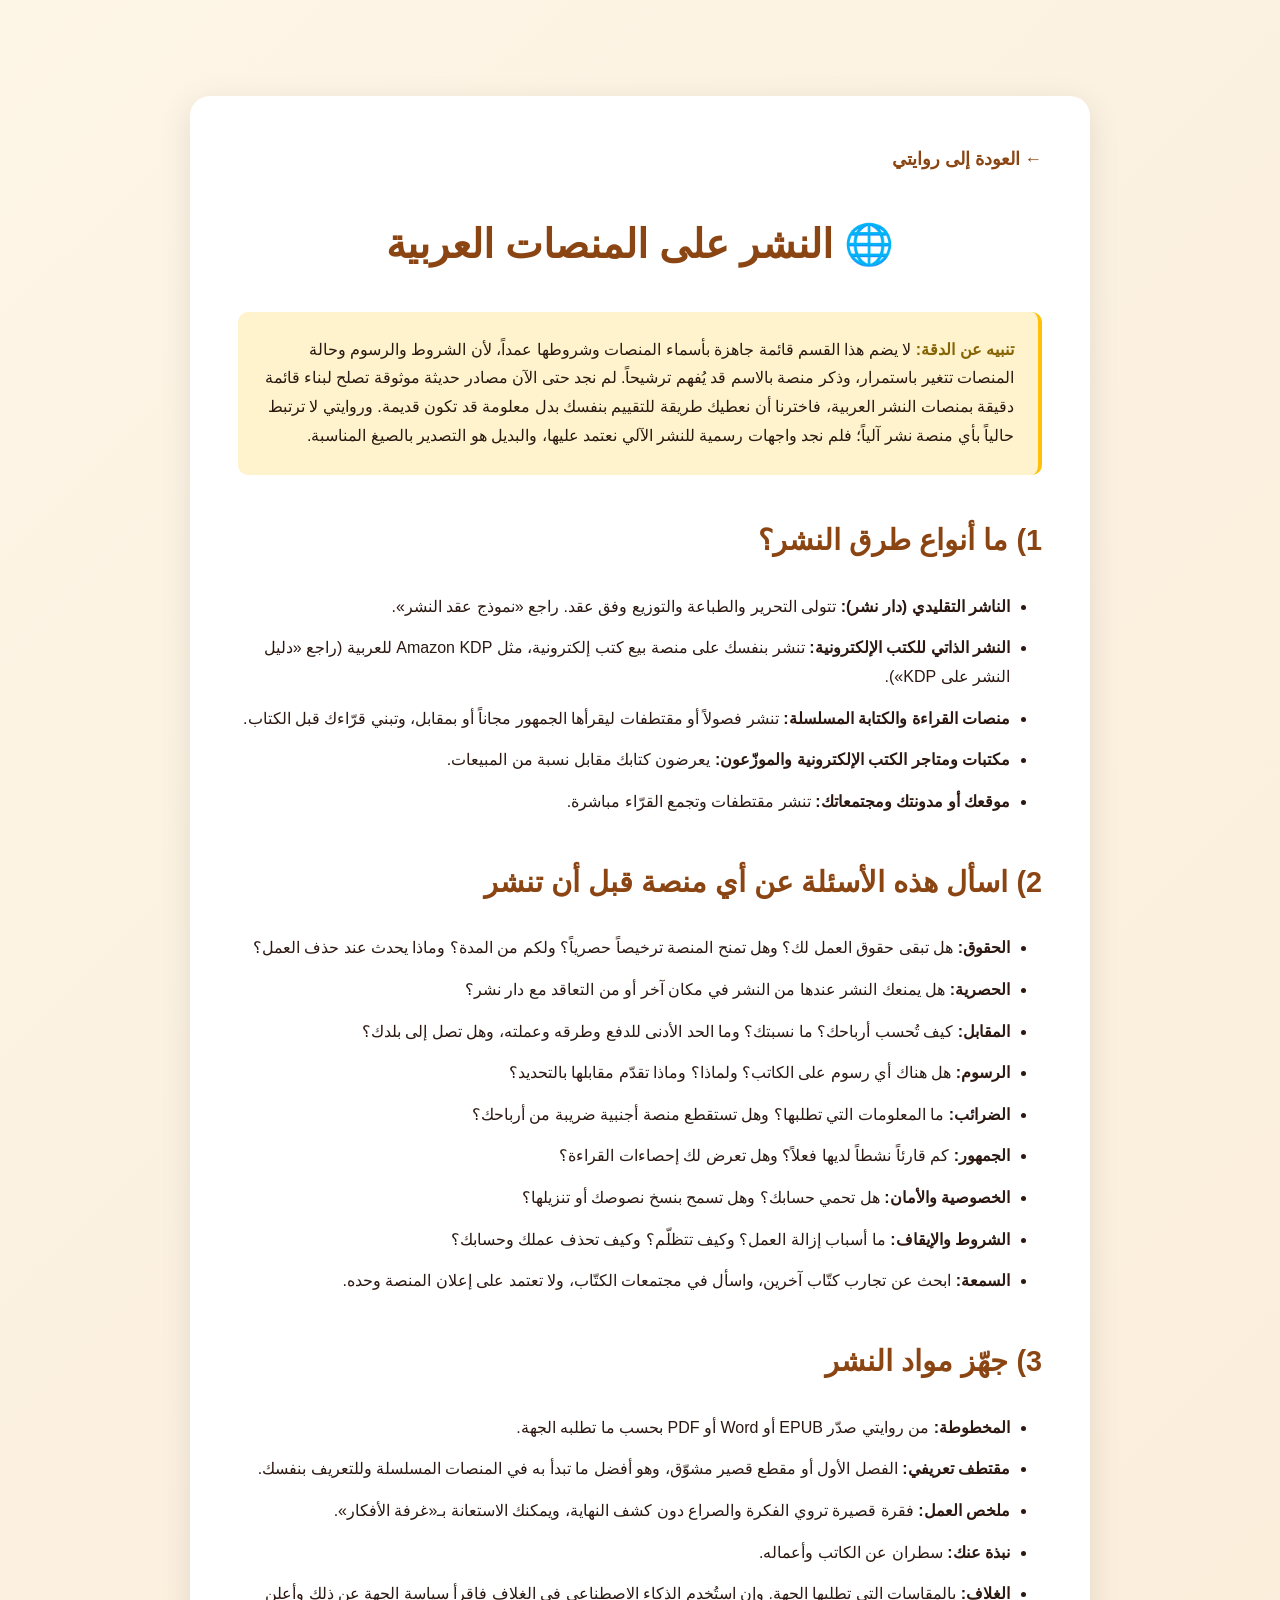
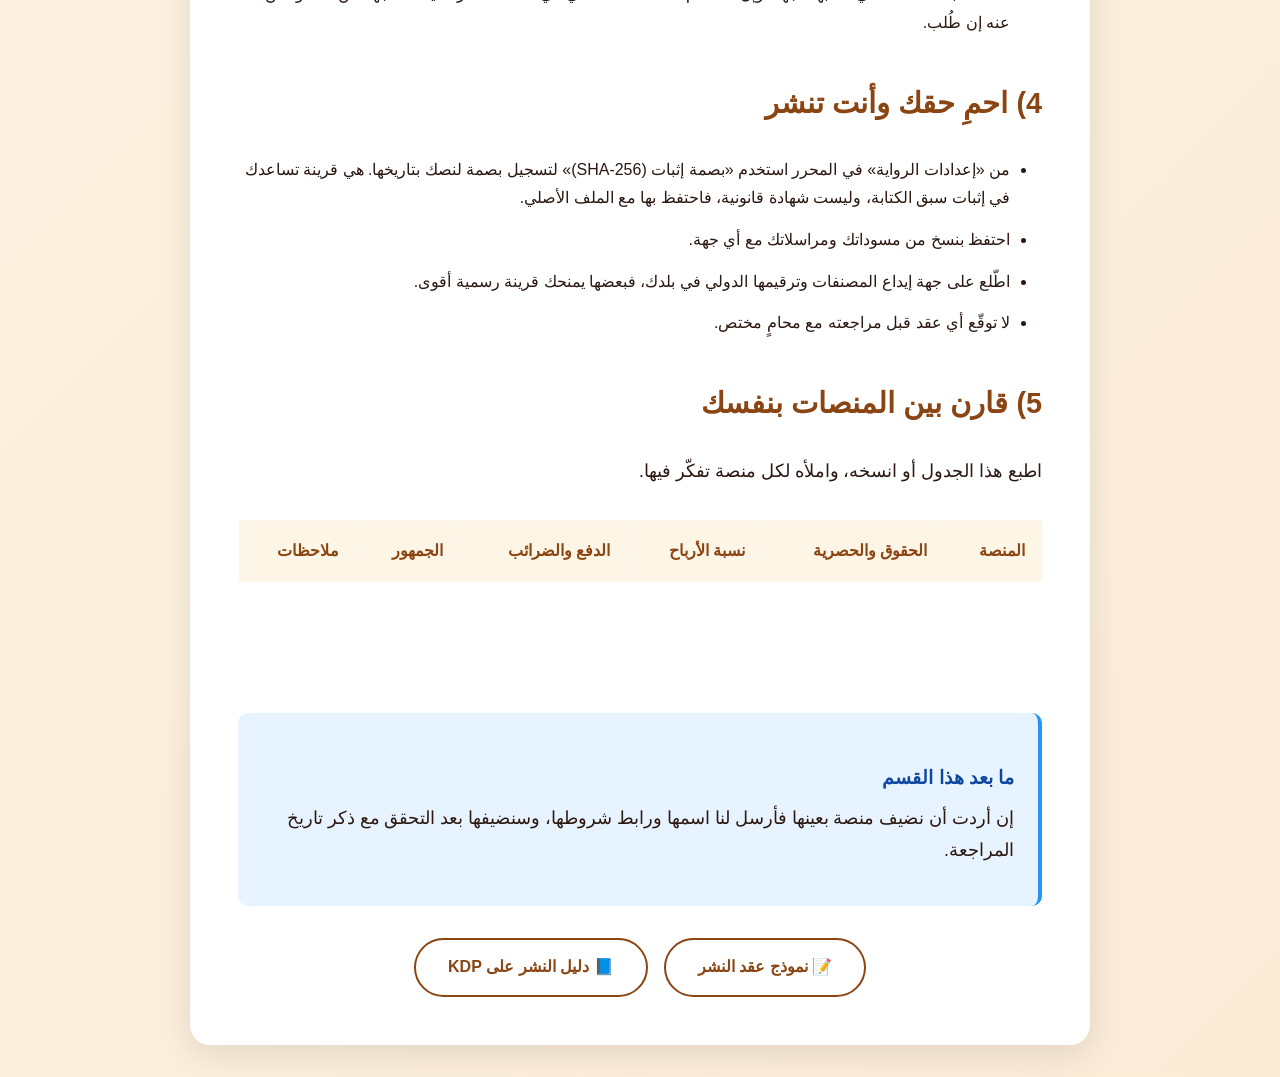
<file: platforms.html>
<!DOCTYPE html>
<html lang="ar" dir="rtl">
<head>
    <meta charset="UTF-8">
    <meta name="viewport" content="width=device-width, initial-scale=1.0">
    <title>دليل النشر على المنصات - روايتي</title>
    <link rel="stylesheet" href="styles.css">
    <style>
        .platforms-container {
            max-width: 900px;
            margin: 6rem auto 2rem;
            padding: 3rem;
            background: white;
            border-radius: 20px;
            box-shadow: var(--shadow);
            line-height: 1.8;
        }
        
        .platforms-container h1 {
            color: var(--primary);
            margin-bottom: 1rem;
            font-size: 2.5rem;
            text-align: center;
        }
        
        .platforms-container h2 {
            color: var(--primary);
            margin-top: 2.5rem;
            margin-bottom: 1rem;
            font-size: 1.8rem;
            border-bottom: 2px solid var(--glass-border);
            padding-bottom: 0.5rem;
        }
        
        .platforms-container h3 {
            color: var(--primary-light);
            margin-top: 1.5rem;
            margin-bottom: 0.8rem;
        }
        
        .platforms-container p {
            line-height: 1.8;
            margin-bottom: 1rem;
            font-size: 1.1rem;
        }
        
        .platforms-container ul, .platforms-container ol {
            margin: 1rem 0;
            padding-right: 2rem;
        }
        
        .platforms-container li {
            margin-bottom: 0.8rem;
            line-height: 1.8;
        }
        
        .platforms-container table {
            width: 100%;
            border-collapse: collapse;
            margin: 2rem 0;
        }
        
        .platforms-container th, .platforms-container td {
            border: 1px solid var(--glass-border);
            padding: 1rem;
            text-align: right;
            vertical-align: top;
        }
        
        .platforms-container th {
            background: var(--bg-light);
            color: var(--primary);
            font-weight: bold;
        }
        
        .platforms-container a {
            color: var(--primary);
            text-decoration: none;
        }
        
        .platforms-container a:hover {
            text-decoration: underline;
        }
        
        .info-box {
            background: #e7f3ff;
            border-right: 4px solid #2196F3;
            padding: 1.5rem;
            border-radius: 10px;
            margin: 2rem 0;
        }
        
        .info-box h3 {
            color: #0d47a1;
            margin-bottom: 0.5rem;
        }
        
        .warning-box {
            background: #fff3cd;
            border-right: 4px solid #ffc107;
            padding: 1.5rem;
            border-radius: 10px;
            margin: 2rem 0;
        }
        
        .warning-box strong {
            color: #856404;
        }
        
        .back-btn {
            display: inline-block;
            margin-bottom: 2rem;
            color: var(--primary);
            text-decoration: none;
            font-weight: bold;
            font-size: 1.1rem;
            transition: color 0.3s;
        }
        
        .back-btn:hover {
            color: var(--primary-dark);
        }
        
        .action-buttons {
            display: flex;
            gap: 1rem;
            justify-content: center;
            margin-top: 2rem;
            flex-wrap: wrap;
        }
        
        @media (max-width: 768px) {
            .platforms-container {
                padding: 1.5rem;
                margin: 5rem 1rem 1rem;
            }
            
            .platforms-container h1 {
                font-size: 2rem;
            }
            
            .platforms-container table {
                font-size: 0.85rem;
            }
            
            .platforms-container th, .platforms-container td {
                padding: 0.5rem;
            }
        }
    </style>
</head>
<body>
    <div class="platforms-container">
        <a href="index.html" class="back-btn">← العودة إلى روايتي</a>
        
        <h1>🌐 النشر على المنصات العربية</h1>
        
        <div class="warning-box">
            <strong>تنبيه عن الدقة:</strong> لا يضم هذا القسم قائمة جاهزة بأسماء المنصات وشروطها عمداً، لأن الشروط والرسوم وحالة المنصات تتغير باستمرار، وذكر منصة بالاسم قد يُفهم ترشيحاً. لم نجد حتى الآن مصادر حديثة موثوقة تصلح لبناء قائمة دقيقة بمنصات النشر العربية، فاخترنا أن نعطيك طريقة للتقييم بنفسك بدل معلومة قد تكون قديمة. وروايتي لا ترتبط حالياً بأي منصة نشر آلياً؛ فلم نجد واجهات رسمية للنشر الآلي نعتمد عليها، والبديل هو التصدير بالصيغ المناسبة.
        </div>
        
        <h2>1) ما أنواع طرق النشر؟</h2>
        <ul>
            <li><strong>الناشر التقليدي (دار نشر):</strong> تتولى التحرير والطباعة والتوزيع وفق عقد. راجع «نموذج عقد النشر».</li>
            <li><strong>النشر الذاتي للكتب الإلكترونية:</strong> تنشر بنفسك على منصة بيع كتب إلكترونية، مثل Amazon KDP للعربية (راجع «دليل النشر على KDP»).</li>
            <li><strong>منصات القراءة والكتابة المسلسلة:</strong> تنشر فصولاً أو مقتطفات ليقرأها الجمهور مجاناً أو بمقابل، وتبني قرّاءك قبل الكتاب.</li>
            <li><strong>مكتبات ومتاجر الكتب الإلكترونية والموزّعون:</strong> يعرضون كتابك مقابل نسبة من المبيعات.</li>
            <li><strong>موقعك أو مدونتك ومجتمعاتك:</strong> تنشر مقتطفات وتجمع القرّاء مباشرة.</li>
        </ul>
        
        <h2>2) اسأل هذه الأسئلة عن أي منصة قبل أن تنشر</h2>
        <ul>
            <li><strong>الحقوق:</strong> هل تبقى حقوق العمل لك؟ وهل تمنح المنصة ترخيصاً حصرياً؟ ولكم من المدة؟ وماذا يحدث عند حذف العمل؟</li>
            <li><strong>الحصرية:</strong> هل يمنعك النشر عندها من النشر في مكان آخر أو من التعاقد مع دار نشر؟</li>
            <li><strong>المقابل:</strong> كيف تُحسب أرباحك؟ ما نسبتك؟ وما الحد الأدنى للدفع وطرقه وعملته، وهل تصل إلى بلدك؟</li>
            <li><strong>الرسوم:</strong> هل هناك أي رسوم على الكاتب؟ ولماذا؟ وماذا تقدّم مقابلها بالتحديد؟</li>
            <li><strong>الضرائب:</strong> ما المعلومات التي تطلبها؟ وهل تستقطع منصة أجنبية ضريبة من أرباحك؟</li>
            <li><strong>الجمهور:</strong> كم قارئاً نشطاً لديها فعلاً؟ وهل تعرض لك إحصاءات القراءة؟</li>
            <li><strong>الخصوصية والأمان:</strong> هل تحمي حسابك؟ وهل تسمح بنسخ نصوصك أو تنزيلها؟</li>
            <li><strong>الشروط والإيقاف:</strong> ما أسباب إزالة العمل؟ وكيف تتظلّم؟ وكيف تحذف عملك وحسابك؟</li>
            <li><strong>السمعة:</strong> ابحث عن تجارب كتّاب آخرين، واسأل في مجتمعات الكتّاب، ولا تعتمد على إعلان المنصة وحده.</li>
        </ul>
        
        <h2>3) جهّز مواد النشر</h2>
        <ul>
            <li><strong>المخطوطة:</strong> من روايتي صدّر EPUB أو Word أو PDF بحسب ما تطلبه الجهة.</li>
            <li><strong>مقتطف تعريفي:</strong> الفصل الأول أو مقطع قصير مشوّق، وهو أفضل ما تبدأ به في المنصات المسلسلة وللتعريف بنفسك.</li>
            <li><strong>ملخص العمل:</strong> فقرة قصيرة تروي الفكرة والصراع دون كشف النهاية، ويمكنك الاستعانة بـ«غرفة الأفكار».</li>
            <li><strong>نبذة عنك:</strong> سطران عن الكاتب وأعماله.</li>
            <li><strong>الغلاف:</strong> بالمقاسات التي تطلبها الجهة. وإن استُخدم الذكاء الاصطناعي في الغلاف فاقرأ سياسة الجهة عن ذلك وأعلن عنه إن طُلب.</li>
        </ul>
        
        <h2>4) احمِ حقك وأنت تنشر</h2>
        <ul>
            <li>من «إعدادات الرواية» في المحرر استخدم «بصمة إثبات (SHA-256)» لتسجيل بصمة لنصك بتاريخها. هي قرينة تساعدك في إثبات سبق الكتابة، وليست شهادة قانونية، فاحتفظ بها مع الملف الأصلي.</li>
            <li>احتفظ بنسخ من مسوداتك ومراسلاتك مع أي جهة.</li>
            <li>اطّلع على جهة إيداع المصنفات وترقيمها الدولي في بلدك، فبعضها يمنحك قرينة رسمية أقوى.</li>
            <li>لا توقّع أي عقد قبل مراجعته مع محامٍ مختص.</li>
        </ul>
        
        <h2>5) قارن بين المنصات بنفسك</h2>
        <p>اطبع هذا الجدول أو انسخه، واملأه لكل منصة تفكّر فيها.</p>
        
        <table>
            <thead>
                <tr>
                    <th>المنصة</th>
                    <th>الحقوق والحصرية</th>
                    <th>نسبة الأرباح</th>
                    <th>الدفع والضرائب</th>
                    <th>الجمهور</th>
                    <th>ملاحظات</th>
                </tr>
            </thead>
            <tbody>
                <tr>
                    <td></td>
                    <td></td>
                    <td></td>
                    <td></td>
                    <td></td>
                    <td></td>
                </tr>
                <tr>
                    <td></td>
                    <td></td>
                    <td></td>
                    <td></td>
                    <td></td>
                    <td></td>
                </tr>
                <tr>
                    <td></td>
                    <td></td>
                    <td></td>
                    <td></td>
                    <td></td>
                    <td></td>
                </tr>
            </tbody>
        </table>
        
        <div class="info-box">
            <h3>ما بعد هذا القسم</h3>
            <p>إن أردت أن نضيف منصة بعينها فأرسل لنا اسمها ورابط شروطها، وسنضيفها بعد التحقق مع ذكر تاريخ المراجعة.</p>
        </div>
        
        <div class="action-buttons">
            <a href="contract.html" class="btn-secondary">📝 نموذج عقد النشر</a>
            <a href="kdp-guide.html" class="btn-secondary">📘 دليل النشر على KDP</a>
        </div>
    </div>
</body>
</html>
</file>
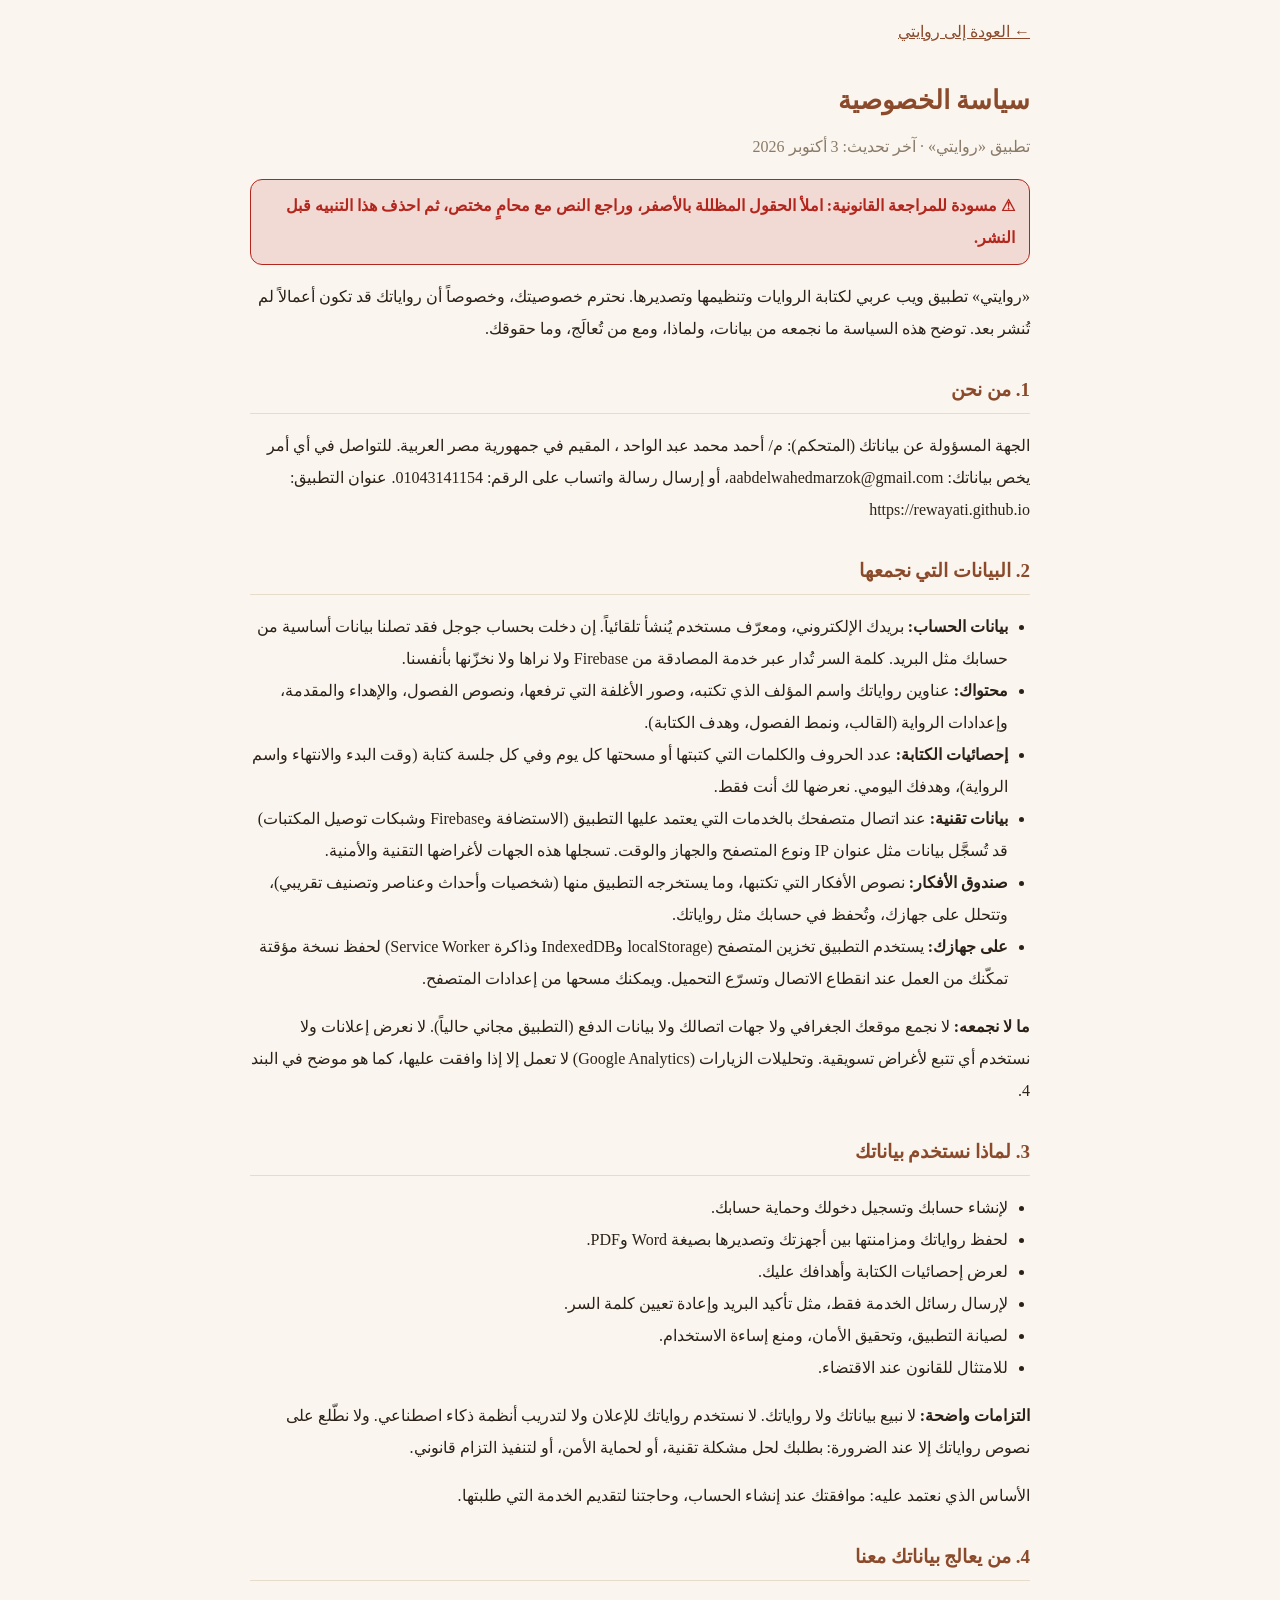
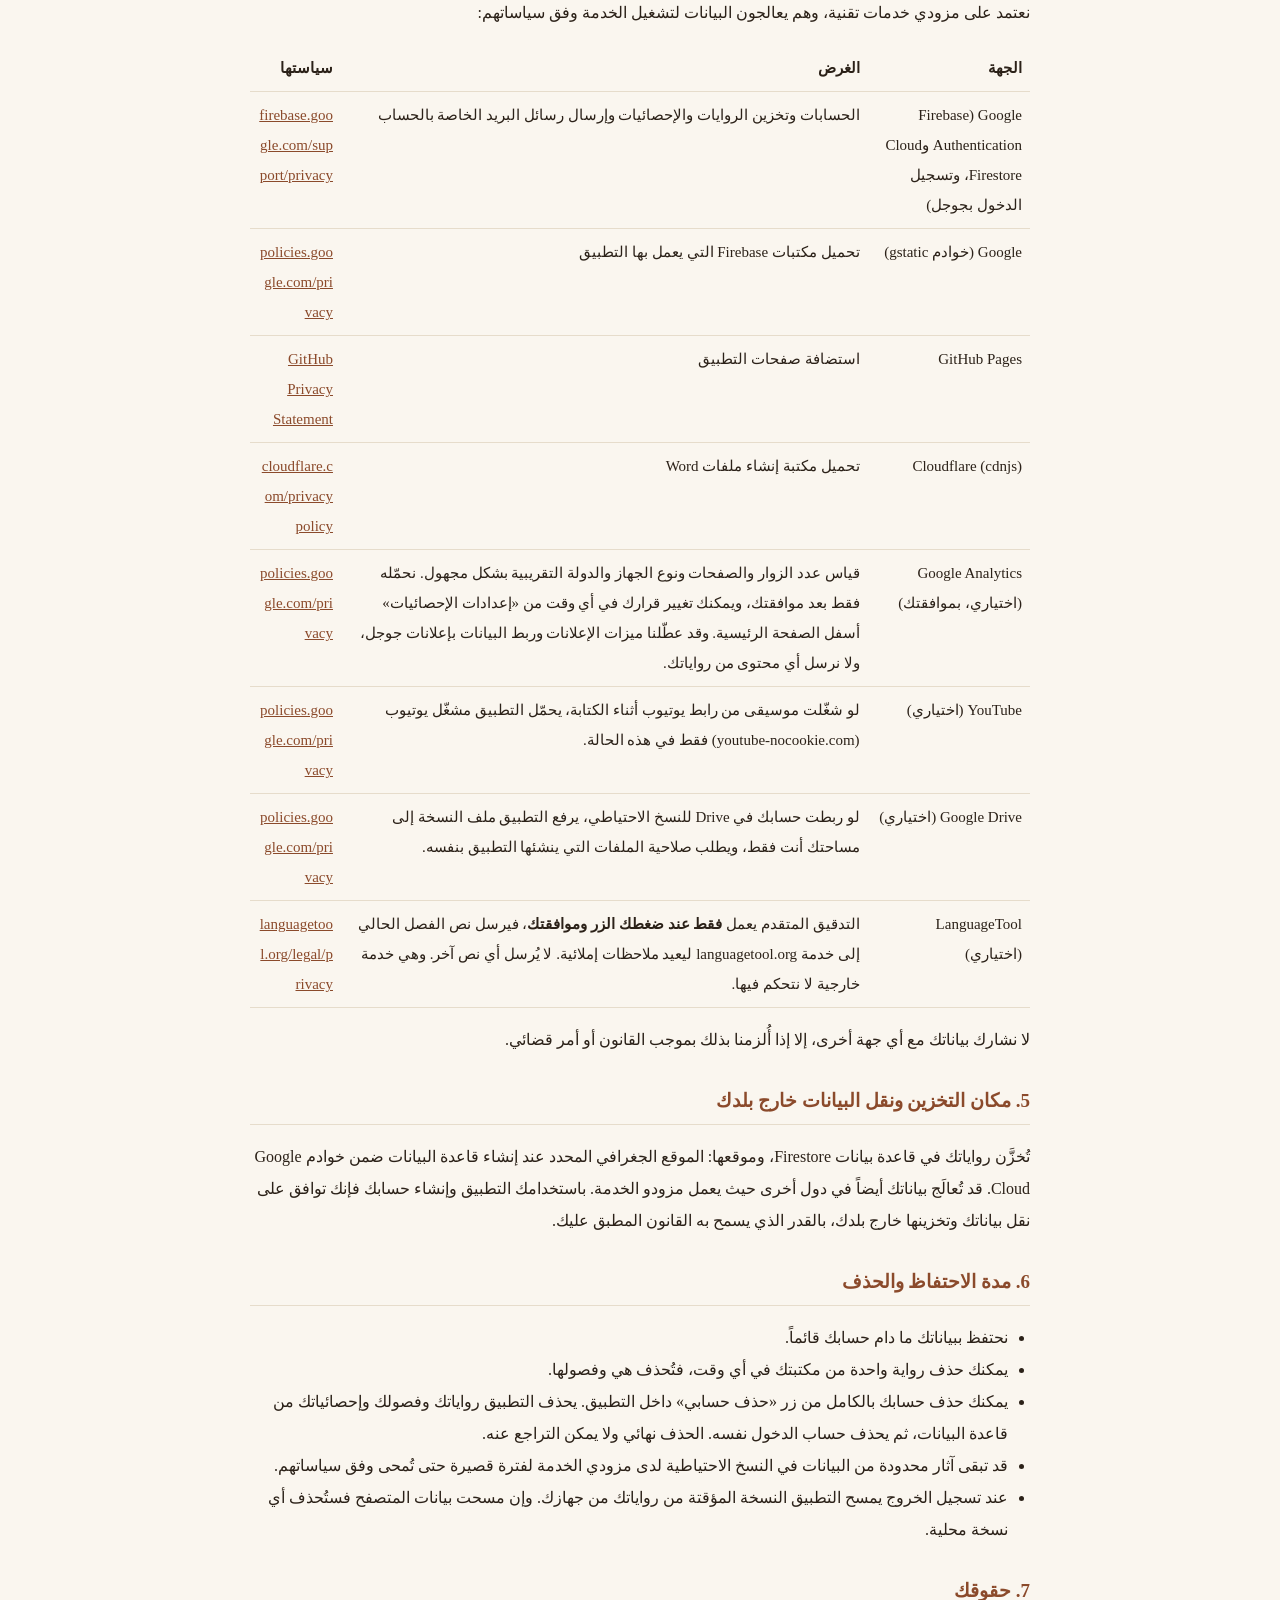
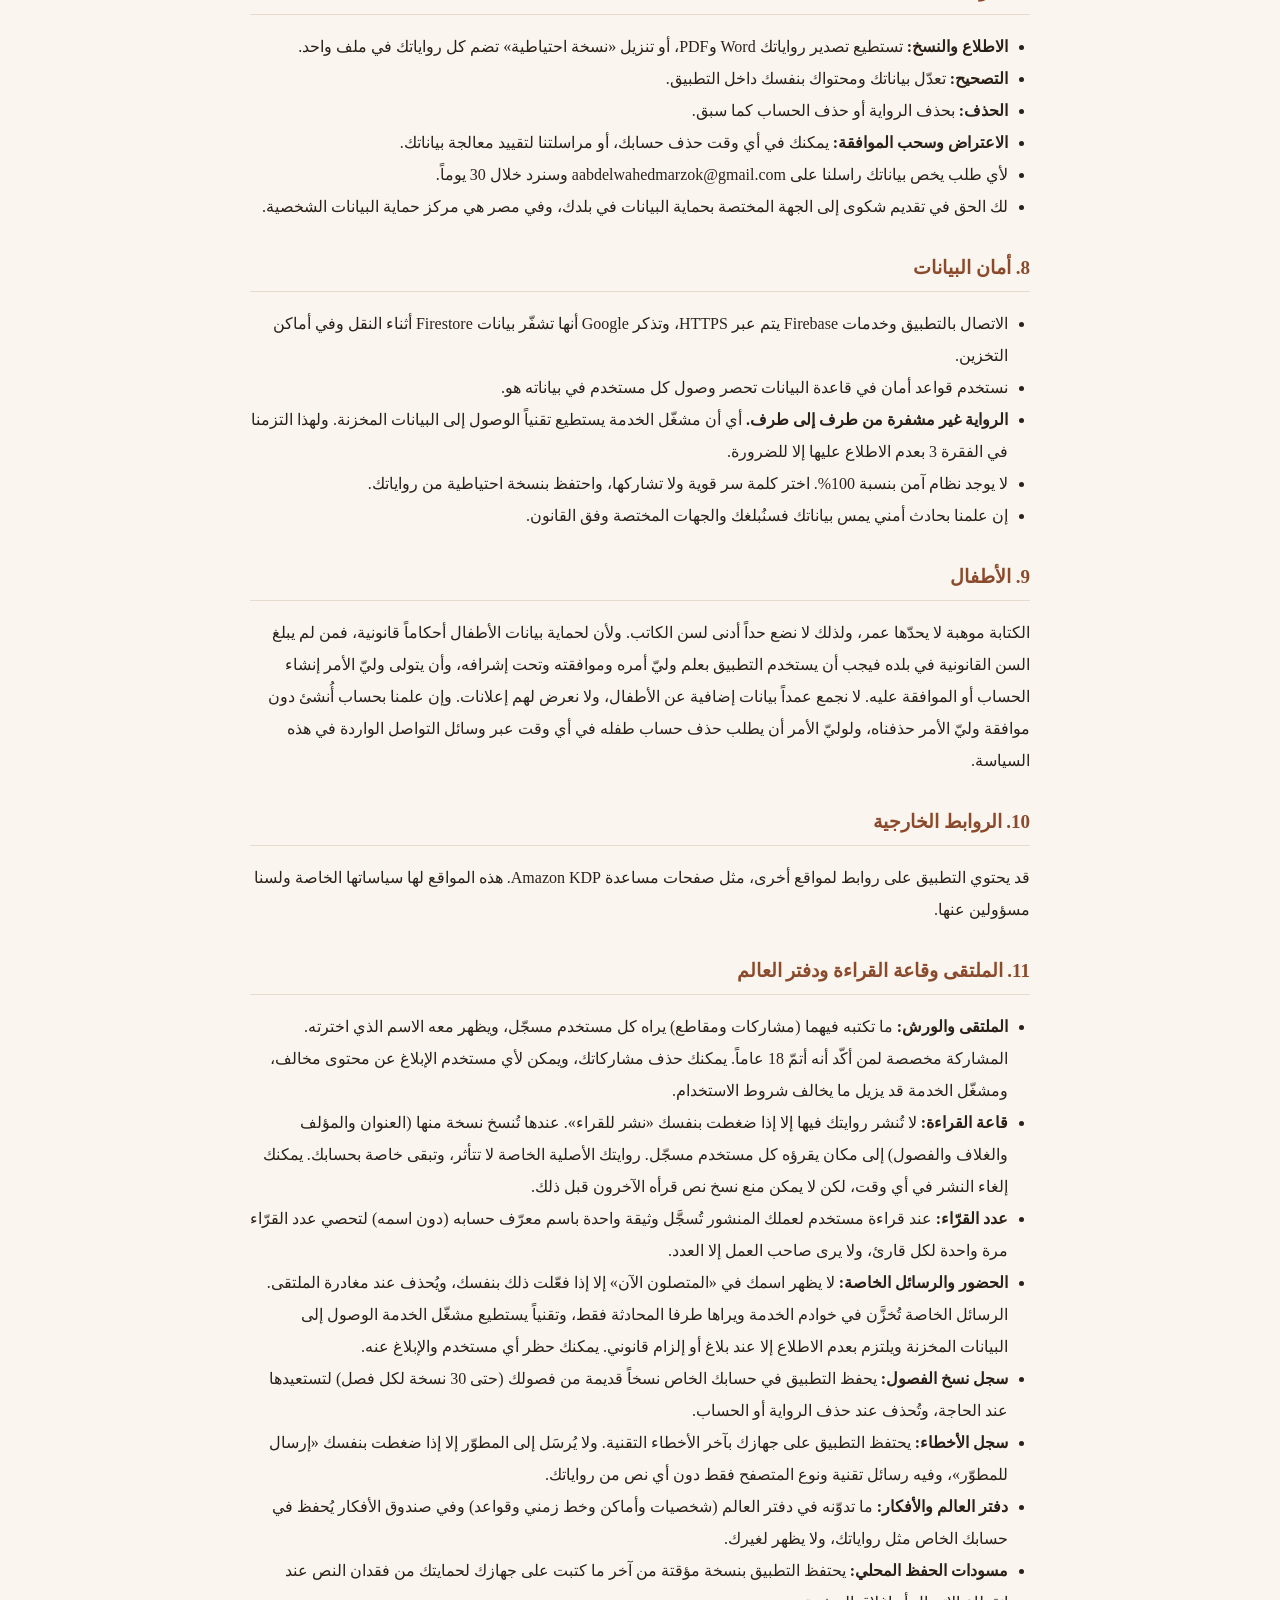
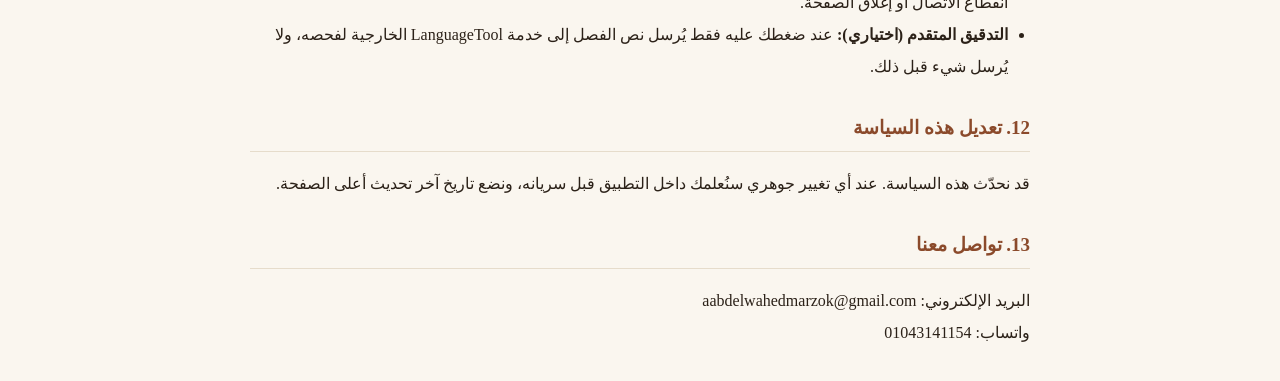
<file: privacy.html>
<!DOCTYPE html>
<html lang="ar" dir="rtl"><head><meta charset="utf-8"><meta name="viewport" content="width=device-width, initial-scale=1, viewport-fit=cover"><title>سياسة الخصوصية - روايتي</title>
<style>
:root{--bg:#faf6ef;--panel:#fff;--ink:#2b2118;--mut:#8a7a68;--acc:#8b4a2b;--line:#e6dccb;box-sizing:border-box;padding-top:env(safe-area-inset-top,0px);padding-bottom:env(safe-area-inset-bottom,0px)}
@media (prefers-color-scheme:dark){:root:not([data-theme="light"]){--bg:#1c1712;--panel:#262019;--ink:#f0e6d6;--mut:#a89a86;--acc:#d9915f;--line:#3a3128}}
:root[data-theme="dark"]{--bg:#1c1712;--panel:#262019;--ink:#f0e6d6;--mut:#a89a86;--acc:#d9915f;--line:#3a3128}
html{scroll-padding-top:env(safe-area-inset-top,0px)}*{box-sizing:border-box}
body{margin:0;background:var(--bg);color:var(--ink);font-family:"Noto Naskh Arabic","Amiri",Tahoma,serif;padding:16px;line-height:2}
main{max-width:780px;margin:0 auto}h1{color:var(--acc);font-size:26px;margin-bottom:4px}h2{color:var(--acc);font-size:19px;margin-top:26px;border-bottom:1px solid var(--line);padding-bottom:4px}
.meta{color:var(--mut);margin-top:0}.draft{background:#b3261e22;color:#b3261e;border:1px solid #b3261e;border-radius:12px;padding:10px 14px;font-weight:bold}
mark.ph{background:#ffd54f88;color:inherit;padding:0 4px;border-radius:4px}
ul{padding-inline-start:22px}a{color:var(--acc)}.back{display:inline-block;margin-bottom:10px}
table{width:100%;border-collapse:collapse;font-size:15px;display:block;overflow-x:auto}td,th{word-break:break-word}td,th{border-bottom:1px solid var(--line);padding:8px;text-align:right;vertical-align:top}
</style></head><body><main><a class="back" href="./">← العودة إلى روايتي</a>
<h1>سياسة الخصوصية</h1><p class="meta">تطبيق «روايتي» · آخر تحديث: 3 أكتوبر 2026</p><p class="draft">⚠ مسودة للمراجعة القانونية: املأ الحقول المظللة بالأصفر، وراجع النص مع محامٍ مختص، ثم احذف هذا التنبيه قبل النشر.</p>
<p>«روايتي» تطبيق ويب عربي لكتابة الروايات وتنظيمها وتصديرها. نحترم خصوصيتك، وخصوصاً أن رواياتك قد تكون أعمالاً لم تُنشر بعد. توضح هذه السياسة ما نجمعه من بيانات، ولماذا، ومع من تُعالَج، وما حقوقك.</p>

<h2>1. من نحن</h2>
<p>الجهة المسؤولة عن بياناتك (المتحكم): م/ أحمد محمد عبد الواحد ، المقيم في جمهورية مصر العربية. للتواصل في أي أمر يخص بياناتك: <bdi>aabdelwahedmarzok@gmail.com</bdi>، أو إرسال رسالة واتساب على الرقم: <bdi>01043141154</bdi>. عنوان التطبيق: <span dir="ltr">https://rewayati.github.io</span></p>

<h2>2. البيانات التي نجمعها</h2>
<ul>
<li><b>بيانات الحساب:</b> بريدك الإلكتروني، ومعرّف مستخدم يُنشأ تلقائياً. إن دخلت بحساب جوجل فقد تصلنا بيانات أساسية من حسابك مثل البريد. كلمة السر تُدار عبر خدمة المصادقة من Firebase ولا نراها ولا نخزّنها بأنفسنا.</li>
<li><b>محتواك:</b> عناوين رواياتك واسم المؤلف الذي تكتبه، وصور الأغلفة التي ترفعها، ونصوص الفصول، والإهداء والمقدمة، وإعدادات الرواية (القالب، ونمط الفصول، وهدف الكتابة).</li>
<li><b>إحصائيات الكتابة:</b> عدد الحروف والكلمات التي كتبتها أو مسحتها كل يوم وفي كل جلسة كتابة (وقت البدء والانتهاء واسم الرواية)، وهدفك اليومي. نعرضها لك أنت فقط.</li>
<li><b>بيانات تقنية:</b> عند اتصال متصفحك بالخدمات التي يعتمد عليها التطبيق (الاستضافة وFirebase وشبكات توصيل المكتبات) قد تُسجَّل بيانات مثل عنوان IP ونوع المتصفح والجهاز والوقت. تسجلها هذه الجهات لأغراضها التقنية والأمنية.</li>
<li><b>صندوق الأفكار:</b> نصوص الأفكار التي تكتبها، وما يستخرجه التطبيق منها (شخصيات وأحداث وعناصر وتصنيف تقريبي)، وتتحلل على جهازك، وتُحفظ في حسابك مثل رواياتك.</li>
<li><b>على جهازك:</b> يستخدم التطبيق تخزين المتصفح (localStorage وIndexedDB وذاكرة Service Worker) لحفظ نسخة مؤقتة تمكّنك من العمل عند انقطاع الاتصال وتسرّع التحميل. ويمكنك مسحها من إعدادات المتصفح.</li>
</ul>
<p><b>ما لا نجمعه:</b> لا نجمع موقعك الجغرافي ولا جهات اتصالك ولا بيانات الدفع (التطبيق مجاني حالياً). لا نعرض إعلانات ولا نستخدم أي تتبع لأغراض تسويقية. وتحليلات الزيارات (Google Analytics) لا تعمل إلا إذا وافقت عليها، كما هو موضح في البند 4.</p>

<h2>3. لماذا نستخدم بياناتك</h2>
<ul>
<li>لإنشاء حسابك وتسجيل دخولك وحماية حسابك.</li>
<li>لحفظ رواياتك ومزامنتها بين أجهزتك وتصديرها بصيغة Word وPDF.</li>
<li>لعرض إحصائيات الكتابة وأهدافك عليك.</li>
<li>لإرسال رسائل الخدمة فقط، مثل تأكيد البريد وإعادة تعيين كلمة السر.</li>
<li>لصيانة التطبيق، وتحقيق الأمان، ومنع إساءة الاستخدام.</li>
<li>للامتثال للقانون عند الاقتضاء.</li>
</ul>
<p><b>التزامات واضحة:</b> لا نبيع بياناتك ولا رواياتك. لا نستخدم رواياتك للإعلان ولا لتدريب أنظمة ذكاء اصطناعي. ولا نطّلع على نصوص رواياتك إلا عند الضرورة: بطلبك لحل مشكلة تقنية، أو لحماية الأمن، أو لتنفيذ التزام قانوني.</p>
<p>الأساس الذي نعتمد عليه: موافقتك عند إنشاء الحساب، وحاجتنا لتقديم الخدمة التي طلبتها.</p>

<h2>4. من يعالج بياناتك معنا</h2>
<p>نعتمد على مزودي خدمات تقنية، وهم يعالجون البيانات لتشغيل الخدمة وفق سياساتهم:</p>
<table>
<tr><th>الجهة</th><th>الغرض</th><th>سياستها</th></tr>
<tr><td>Google (Firebase Authentication وCloud Firestore، وتسجيل الدخول بجوجل)</td><td>الحسابات وتخزين الروايات والإحصائيات وإرسال رسائل البريد الخاصة بالحساب</td><td><a href="https://firebase.google.com/support/privacy" target="_blank" rel="noopener">firebase.google.com/support/privacy</a></td></tr>
<tr><td>Google (خوادم gstatic)</td><td>تحميل مكتبات Firebase التي يعمل بها التطبيق</td><td><a href="https://policies.google.com/privacy" target="_blank" rel="noopener">policies.google.com/privacy</a></td></tr>
<tr><td>GitHub Pages</td><td>استضافة صفحات التطبيق</td><td><a href="https://docs.github.com/en/site-policy/privacy-policies/github-general-privacy-statement" target="_blank" rel="noopener">GitHub Privacy Statement</a></td></tr>
<tr><td>Cloudflare (cdnjs)</td><td>تحميل مكتبة إنشاء ملفات Word</td><td><a href="https://www.cloudflare.com/privacypolicy/" target="_blank" rel="noopener">cloudflare.com/privacypolicy</a></td></tr>
<tr><td>Google Analytics (اختياري، بموافقتك)</td><td>قياس عدد الزوار والصفحات ونوع الجهاز والدولة التقريبية بشكل مجهول. نحمّله فقط بعد موافقتك، ويمكنك تغيير قرارك في أي وقت من «إعدادات الإحصائيات» أسفل الصفحة الرئيسية. وقد عطّلنا ميزات الإعلانات وربط البيانات بإعلانات جوجل، ولا نرسل أي محتوى من رواياتك.</td><td><a href="https://policies.google.com/privacy" target="_blank" rel="noopener">policies.google.com/privacy</a></td></tr>
<tr><td>YouTube (اختياري)</td><td>لو شغّلت موسيقى من رابط يوتيوب أثناء الكتابة، يحمّل التطبيق مشغّل يوتيوب (youtube-nocookie.com) فقط في هذه الحالة.</td><td><a href="https://policies.google.com/privacy" target="_blank" rel="noopener">policies.google.com/privacy</a></td></tr>
<tr><td>Google Drive (اختياري)</td><td>لو ربطت حسابك في Drive للنسخ الاحتياطي، يرفع التطبيق ملف النسخة إلى مساحتك أنت فقط، ويطلب صلاحية الملفات التي ينشئها التطبيق بنفسه.</td><td><a href="https://policies.google.com/privacy" target="_blank" rel="noopener">policies.google.com/privacy</a></td></tr>
<tr><td>LanguageTool (اختياري)</td><td>التدقيق المتقدم يعمل <b>فقط عند ضغطك الزر وموافقتك</b>، فيرسل نص الفصل الحالي إلى خدمة languagetool.org ليعيد ملاحظات إملائية. لا يُرسل أي نص آخر. وهي خدمة خارجية لا نتحكم فيها.</td><td><a href="https://languagetool.org/legal/privacy" target="_blank" rel="noopener">languagetool.org/legal/privacy</a></td></tr>
</table>
<p>لا نشارك بياناتك مع أي جهة أخرى، إلا إذا أُلزمنا بذلك بموجب القانون أو أمر قضائي.</p>

<h2>5. مكان التخزين ونقل البيانات خارج بلدك</h2>
<p>تُخزَّن رواياتك في قاعدة بيانات Firestore، وموقعها: الموقع الجغرافي المحدد عند إنشاء قاعدة البيانات ضمن خوادم Google Cloud. قد تُعالَج بياناتك أيضاً في دول أخرى حيث يعمل مزودو الخدمة. باستخدامك التطبيق وإنشاء حسابك فإنك توافق على نقل بياناتك وتخزينها خارج بلدك، بالقدر الذي يسمح به القانون المطبق عليك.</p>

<h2>6. مدة الاحتفاظ والحذف</h2>
<ul>
<li>نحتفظ ببياناتك ما دام حسابك قائماً.</li>
<li>يمكنك حذف رواية واحدة من مكتبتك في أي وقت، فتُحذف هي وفصولها.</li>
<li>يمكنك حذف حسابك بالكامل من زر «حذف حسابي» داخل التطبيق. يحذف التطبيق رواياتك وفصولك وإحصائياتك من قاعدة البيانات، ثم يحذف حساب الدخول نفسه. الحذف نهائي ولا يمكن التراجع عنه.</li>
<li>قد تبقى آثار محدودة من البيانات في النسخ الاحتياطية لدى مزودي الخدمة لفترة قصيرة حتى تُمحى وفق سياساتهم.</li>
<li>عند تسجيل الخروج يمسح التطبيق النسخة المؤقتة من رواياتك من جهازك. وإن مسحت بيانات المتصفح فستُحذف أي نسخة محلية.</li>
</ul>

<h2>7. حقوقك</h2>
<ul>
<li><b>الاطلاع والنسخ:</b> تستطيع تصدير رواياتك Word وPDF، أو تنزيل «نسخة احتياطية» تضم كل رواياتك في ملف واحد.</li>
<li><b>التصحيح:</b> تعدّل بياناتك ومحتواك بنفسك داخل التطبيق.</li>
<li><b>الحذف:</b> بحذف الرواية أو حذف الحساب كما سبق.</li>
<li><b>الاعتراض وسحب الموافقة:</b> يمكنك في أي وقت حذف حسابك، أو مراسلتنا لتقييد معالجة بياناتك.</li>
<li>لأي طلب يخص بياناتك راسلنا على <bdi>aabdelwahedmarzok@gmail.com</bdi> وسنرد خلال 30 يوماً.</li>
<li>لك الحق في تقديم شكوى إلى الجهة المختصة بحماية البيانات في بلدك، وفي مصر هي مركز حماية البيانات الشخصية.</li>
</ul>

<h2>8. أمان البيانات</h2>
<ul>
<li>الاتصال بالتطبيق وخدمات Firebase يتم عبر HTTPS، وتذكر Google أنها تشفّر بيانات Firestore أثناء النقل وفي أماكن التخزين.</li>
<li>نستخدم قواعد أمان في قاعدة البيانات تحصر وصول كل مستخدم في بياناته هو.</li>
<li><b>الرواية غير مشفرة من طرف إلى طرف.</b> أي أن مشغّل الخدمة يستطيع تقنياً الوصول إلى البيانات المخزنة. ولهذا التزمنا في الفقرة 3 بعدم الاطلاع عليها إلا للضرورة.</li>
<li>لا يوجد نظام آمن بنسبة 100%. اختر كلمة سر قوية ولا تشاركها، واحتفظ بنسخة احتياطية من رواياتك.</li>
<li>إن علمنا بحادث أمني يمس بياناتك فسنُبلغك والجهات المختصة وفق القانون.</li>
</ul>

<h2>9. الأطفال</h2>
<p>الكتابة موهبة لا يحدّها عمر، ولذلك لا نضع حداً أدنى لسن الكاتب. ولأن لحماية بيانات الأطفال أحكاماً قانونية، فمن لم يبلغ السن القانونية في بلده فيجب أن يستخدم التطبيق بعلم وليّ أمره وموافقته وتحت إشرافه، وأن يتولى وليّ الأمر إنشاء الحساب أو الموافقة عليه. لا نجمع عمداً بيانات إضافية عن الأطفال، ولا نعرض لهم إعلانات. وإن علمنا بحساب أُنشئ دون موافقة وليّ الأمر حذفناه، ولوليّ الأمر أن يطلب حذف حساب طفله في أي وقت عبر وسائل التواصل الواردة في هذه السياسة.</p>

<h2>10. الروابط الخارجية</h2>
<p>قد يحتوي التطبيق على روابط لمواقع أخرى، مثل صفحات مساعدة Amazon KDP. هذه المواقع لها سياساتها الخاصة ولسنا مسؤولين عنها.</p>

<h2>11. الملتقى وقاعة القراءة ودفتر العالم</h2>
<ul>
<li><b>الملتقى والورش:</b> ما تكتبه فيهما (مشاركات ومقاطع) يراه كل مستخدم مسجّل، ويظهر معه الاسم الذي اخترته. المشاركة مخصصة لمن أكّد أنه أتمّ 18 عاماً. يمكنك حذف مشاركاتك، ويمكن لأي مستخدم الإبلاغ عن محتوى مخالف، ومشغّل الخدمة قد يزيل ما يخالف شروط الاستخدام.</li>
<li><b>قاعة القراءة:</b> لا تُنشر روايتك فيها إلا إذا ضغطت بنفسك «نشر للقراء». عندها تُنسخ نسخة منها (العنوان والمؤلف والغلاف والفصول) إلى مكان يقرؤه كل مستخدم مسجّل. روايتك الأصلية الخاصة لا تتأثر، وتبقى خاصة بحسابك. يمكنك إلغاء النشر في أي وقت، لكن لا يمكن منع نسخ نص قرأه الآخرون قبل ذلك.</li>
<li><b>عدد القرّاء:</b> عند قراءة مستخدم لعملك المنشور تُسجَّل وثيقة واحدة باسم معرّف حسابه (دون اسمه) لتحصي عدد القرّاء مرة واحدة لكل قارئ، ولا يرى صاحب العمل إلا العدد.</li>
<li><b>الحضور والرسائل الخاصة:</b> لا يظهر اسمك في «المتصلون الآن» إلا إذا فعّلت ذلك بنفسك، ويُحذف عند مغادرة الملتقى. الرسائل الخاصة تُخزَّن في خوادم الخدمة ويراها طرفا المحادثة فقط، وتقنياً يستطيع مشغّل الخدمة الوصول إلى البيانات المخزنة ويلتزم بعدم الاطلاع إلا عند بلاغ أو إلزام قانوني. يمكنك حظر أي مستخدم والإبلاغ عنه.</li>
<li><b>سجل نسخ الفصول:</b> يحفظ التطبيق في حسابك الخاص نسخاً قديمة من فصولك (حتى 30 نسخة لكل فصل) لتستعيدها عند الحاجة، وتُحذف عند حذف الرواية أو الحساب.</li>
<li><b>سجل الأخطاء:</b> يحتفظ التطبيق على جهازك بآخر الأخطاء التقنية. ولا يُرسَل إلى المطوّر إلا إذا ضغطت بنفسك «إرسال للمطوّر»، وفيه رسائل تقنية ونوع المتصفح فقط دون أي نص من رواياتك.</li>
<li><b>دفتر العالم والأفكار:</b> ما تدوّنه في دفتر العالم (شخصيات وأماكن وخط زمني وقواعد) وفي صندوق الأفكار يُحفظ في حسابك الخاص مثل رواياتك، ولا يظهر لغيرك.</li>
<li><b>مسودات الحفظ المحلي:</b> يحتفظ التطبيق بنسخة مؤقتة من آخر ما كتبت على جهازك لحمايتك من فقدان النص عند انقطاع الاتصال أو إغلاق الصفحة.</li>
<li><b>التدقيق المتقدم (اختياري):</b> عند ضغطك عليه فقط يُرسل نص الفصل إلى خدمة LanguageTool الخارجية لفحصه، ولا يُرسل شيء قبل ذلك.</li>
</ul>
<h2>12. تعديل هذه السياسة</h2>
<p>قد نحدّث هذه السياسة. عند أي تغيير جوهري سنُعلمك داخل التطبيق قبل سريانه، ونضع تاريخ آخر تحديث أعلى الصفحة.</p>

<h2>13. تواصل معنا</h2>
<p>البريد الإلكتروني: <bdi>aabdelwahedmarzok@gmail.com</bdi><br>واتساب: <bdi>01043141154</bdi></p>
</main></body></html>
</file>
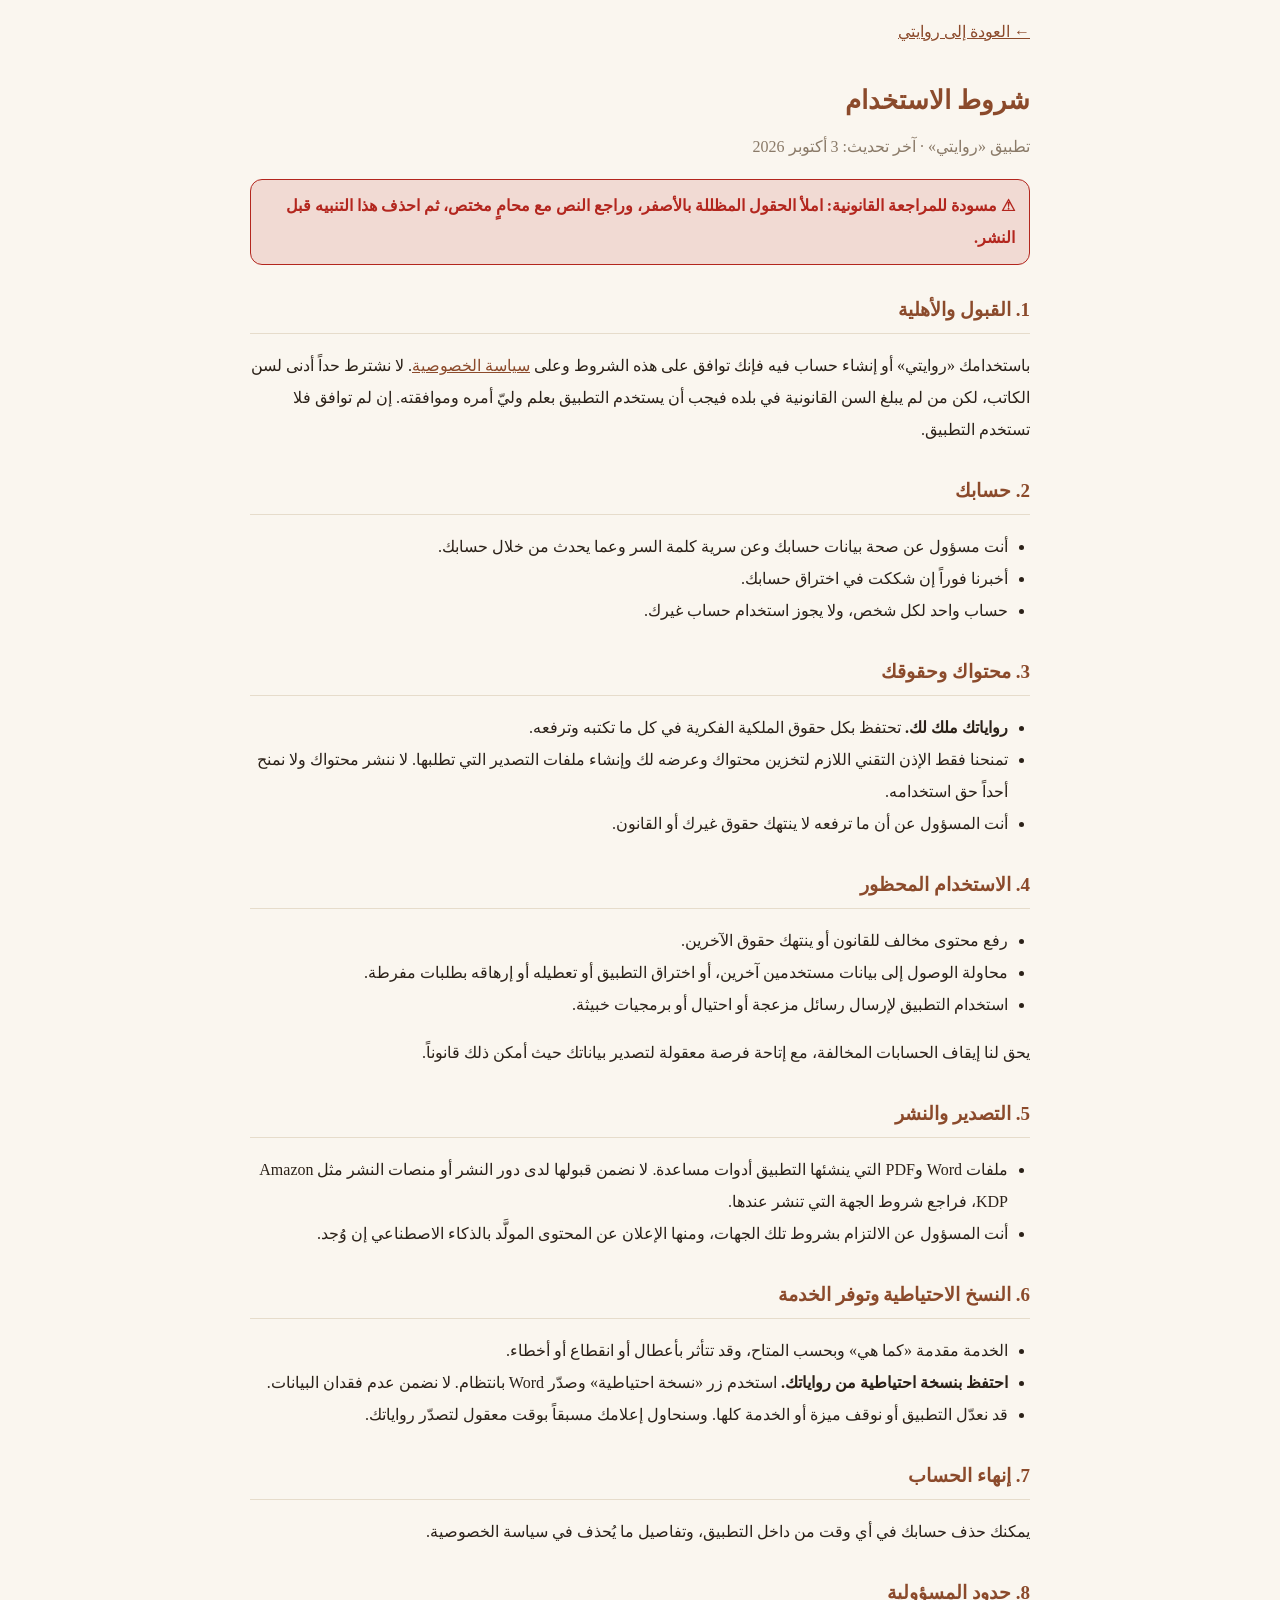
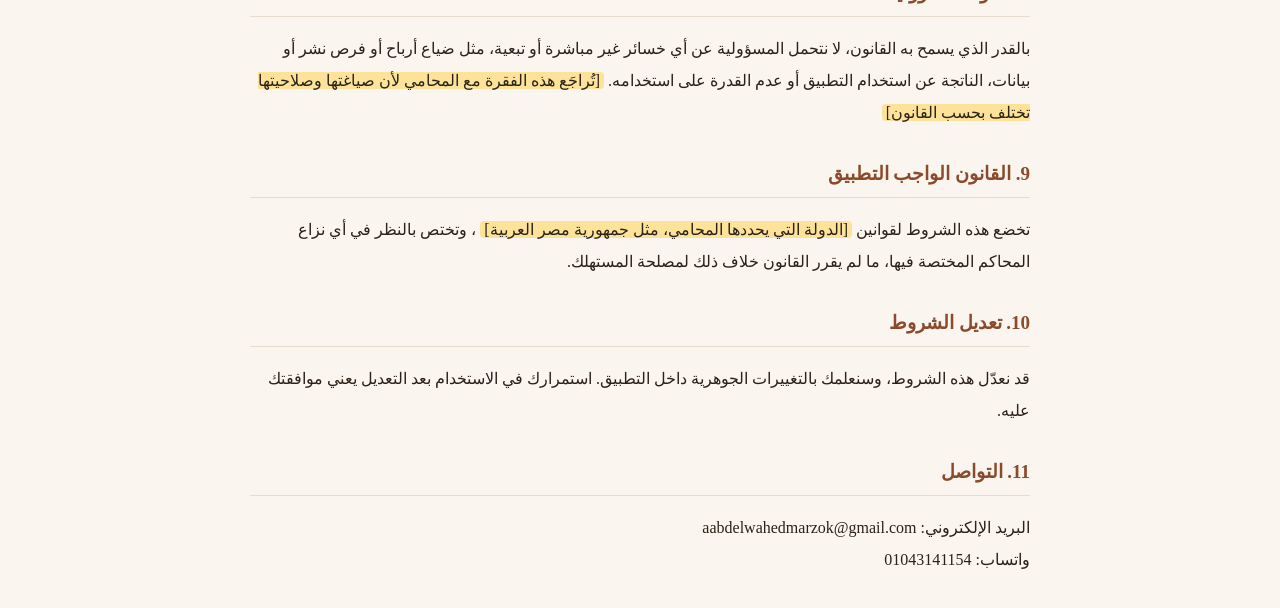
<file: terms.html>
<!DOCTYPE html>
<html lang="ar" dir="rtl"><head><meta charset="utf-8"><meta name="viewport" content="width=device-width, initial-scale=1, viewport-fit=cover"><title>شروط الاستخدام - روايتي</title>
<style>
:root{--bg:#faf6ef;--panel:#fff;--ink:#2b2118;--mut:#8a7a68;--acc:#8b4a2b;--line:#e6dccb;box-sizing:border-box;padding-top:env(safe-area-inset-top,0px);padding-bottom:env(safe-area-inset-bottom,0px)}
@media (prefers-color-scheme:dark){:root:not([data-theme="light"]){--bg:#1c1712;--panel:#262019;--ink:#f0e6d6;--mut:#a89a86;--acc:#d9915f;--line:#3a3128}}
:root[data-theme="dark"]{--bg:#1c1712;--panel:#262019;--ink:#f0e6d6;--mut:#a89a86;--acc:#d9915f;--line:#3a3128}
html{scroll-padding-top:env(safe-area-inset-top,0px)}*{box-sizing:border-box}
body{margin:0;background:var(--bg);color:var(--ink);font-family:"Noto Naskh Arabic","Amiri",Tahoma,serif;padding:16px;line-height:2}
main{max-width:780px;margin:0 auto}h1{color:var(--acc);font-size:26px;margin-bottom:4px}h2{color:var(--acc);font-size:19px;margin-top:26px;border-bottom:1px solid var(--line);padding-bottom:4px}
.meta{color:var(--mut);margin-top:0}.draft{background:#b3261e22;color:#b3261e;border:1px solid #b3261e;border-radius:12px;padding:10px 14px;font-weight:bold}
mark.ph{background:#ffd54f88;color:inherit;padding:0 4px;border-radius:4px}
ul{padding-inline-start:22px}a{color:var(--acc)}.back{display:inline-block;margin-bottom:10px}
table{width:100%;border-collapse:collapse;font-size:15px}td,th{border-bottom:1px solid var(--line);padding:8px;text-align:right;vertical-align:top}
</style></head><body><main><a class="back" href="./">← العودة إلى روايتي</a>
<h1>شروط الاستخدام</h1><p class="meta">تطبيق «روايتي» · آخر تحديث: 3 أكتوبر 2026</p><p class="draft">⚠ مسودة للمراجعة القانونية: املأ الحقول المظللة بالأصفر، وراجع النص مع محامٍ مختص، ثم احذف هذا التنبيه قبل النشر.</p>
<h2>1. القبول والأهلية</h2>
<p>باستخدامك «روايتي» أو إنشاء حساب فيه فإنك توافق على هذه الشروط وعلى <a href="privacy.html">سياسة الخصوصية</a>. لا نشترط حداً أدنى لسن الكاتب، لكن من لم يبلغ السن القانونية في بلده فيجب أن يستخدم التطبيق بعلم وليّ أمره وموافقته. إن لم توافق فلا تستخدم التطبيق.</p>
<h2>2. حسابك</h2>
<ul><li>أنت مسؤول عن صحة بيانات حسابك وعن سرية كلمة السر وعما يحدث من خلال حسابك.</li><li>أخبرنا فوراً إن شككت في اختراق حسابك.</li><li>حساب واحد لكل شخص، ولا يجوز استخدام حساب غيرك.</li></ul>
<h2>3. محتواك وحقوقك</h2>
<ul>
<li><b>رواياتك ملك لك.</b> تحتفظ بكل حقوق الملكية الفكرية في كل ما تكتبه وترفعه.</li>
<li>تمنحنا فقط الإذن التقني اللازم لتخزين محتواك وعرضه لك وإنشاء ملفات التصدير التي تطلبها. لا ننشر محتواك ولا نمنح أحداً حق استخدامه.</li>
<li>أنت المسؤول عن أن ما ترفعه لا ينتهك حقوق غيرك أو القانون.</li>
</ul>
<h2>4. الاستخدام المحظور</h2>
<ul><li>رفع محتوى مخالف للقانون أو ينتهك حقوق الآخرين.</li><li>محاولة الوصول إلى بيانات مستخدمين آخرين، أو اختراق التطبيق أو تعطيله أو إرهاقه بطلبات مفرطة.</li><li>استخدام التطبيق لإرسال رسائل مزعجة أو احتيال أو برمجيات خبيثة.</li></ul>
<p>يحق لنا إيقاف الحسابات المخالفة، مع إتاحة فرصة معقولة لتصدير بياناتك حيث أمكن ذلك قانوناً.</p>
<h2>5. التصدير والنشر</h2>
<ul>
<li>ملفات Word وPDF التي ينشئها التطبيق أدوات مساعدة. لا نضمن قبولها لدى دور النشر أو منصات النشر مثل Amazon KDP، فراجع شروط الجهة التي تنشر عندها.</li>
<li>أنت المسؤول عن الالتزام بشروط تلك الجهات، ومنها الإعلان عن المحتوى المولَّد بالذكاء الاصطناعي إن وُجد.</li>
</ul>
<h2>6. النسخ الاحتياطية وتوفر الخدمة</h2>
<ul>
<li>الخدمة مقدمة «كما هي» وبحسب المتاح، وقد تتأثر بأعطال أو انقطاع أو أخطاء.</li>
<li><b>احتفظ بنسخة احتياطية من رواياتك.</b> استخدم زر «نسخة احتياطية» وصدّر Word بانتظام. لا نضمن عدم فقدان البيانات.</li>
<li>قد نعدّل التطبيق أو نوقف ميزة أو الخدمة كلها. وسنحاول إعلامك مسبقاً بوقت معقول لتصدّر رواياتك.</li>
</ul>
<h2>7. إنهاء الحساب</h2>
<p>يمكنك حذف حسابك في أي وقت من داخل التطبيق، وتفاصيل ما يُحذف في سياسة الخصوصية.</p>
<h2>8. حدود المسؤولية</h2>
<p>بالقدر الذي يسمح به القانون، لا نتحمل المسؤولية عن أي خسائر غير مباشرة أو تبعية، مثل ضياع أرباح أو فرص نشر أو بيانات، الناتجة عن استخدام التطبيق أو عدم القدرة على استخدامه. <mark class="ph">[تُراجَع هذه الفقرة مع المحامي لأن صياغتها وصلاحيتها تختلف بحسب القانون]</mark></p>
<h2>9. القانون الواجب التطبيق</h2>
<p>تخضع هذه الشروط لقوانين <mark class="ph">[الدولة التي يحددها المحامي، مثل جمهورية مصر العربية]</mark> ، وتختص بالنظر في أي نزاع المحاكم المختصة فيها، ما لم يقرر القانون خلاف ذلك لمصلحة المستهلك.</p>
<h2>10. تعديل الشروط</h2>
<p>قد نعدّل هذه الشروط، وسنعلمك بالتغييرات الجوهرية داخل التطبيق. استمرارك في الاستخدام بعد التعديل يعني موافقتك عليه.</p>
<h2>11. التواصل</h2>
<p>البريد الإلكتروني: <bdi>aabdelwahedmarzok@gmail.com</bdi><br>واتساب: <bdi>01043141154</bdi></p></main></body></html>
</file>
<file: styles.css>
/* روايتي - التصميم العصري v2 */
:root {
    --primary: #8B4513;
    --primary-light: #D2691E;
    --primary-dark: #654321;
    --secondary: #F4A460;
    --accent: #FFD700;
    --bg-light: #FDF5E6;
    --bg-dark: #2C1810;
    --text-dark: #2C1810;
    --text-light: #FDF5E6;
    --glass-bg: rgba(255, 255, 255, 0.1);
    --glass-border: rgba(255, 255, 255, 0.2);
    --shadow: 0 8px 32px rgba(0, 0, 0, 0.1);
    --shadow-lg: 0 20px 60px rgba(0, 0, 0, 0.15);
}

* { margin: 0; padding: 0; box-sizing: border-box; }

body {
    font-family: 'Noto Naskh Arabic','Amiri','Tajawal','Cairo',Tahoma,sans-serif;
    background: linear-gradient(135deg, #FDF5E6 0%, #FAEBD7 100%);
    color: var(--text-dark);
    line-height: 1.6;
    overflow-x: hidden;
}

/* Navbar */
.navbar {
    display: flex;
    justify-content: space-between;
    align-items: center;
    padding: 1.5rem 5%;
    background: var(--glass-bg);
    backdrop-filter: blur(10px);
    border-bottom: 1px solid var(--glass-border);
    position: fixed;
    width: 100%;
    top: 0;
    z-index: 1000;
    transition: all 0.3s ease;
}

.navbar.scrolled {
    background: rgba(253, 245, 230, 0.95);
    box-shadow: var(--shadow);
}

.logo {
    display: flex;
    align-items: center;
    gap: 0.5rem;
    font-size: 1.5rem;
    font-weight: bold;
    color: var(--primary);
}

.logo-icon { font-size: 2rem; }

.nav-links {
    display: flex;
    gap: 2rem;
    align-items: center;
}

.nav-links a {
    text-decoration: none;
    color: var(--text-dark);
    font-weight: 500;
    transition: color 0.3s;
}

.nav-links a:hover { color: var(--primary); }

/* Buttons */
.btn-primary, .btn-large, .btn-secondary {
    padding: 0.8rem 2rem;
    border: none;
    border-radius: 50px;
    font-size: 1rem;
    font-weight: bold;
    cursor: pointer;
    transition: all 0.3s ease;
    display: inline-flex;
    align-items: center;
    gap: 0.5rem;
    font-family: inherit;
}

.btn-primary {
    background: var(--primary);
    color: white;
}

.btn-primary:hover {
    background: var(--primary-dark);
    transform: translateY(-2px);
    box-shadow: var(--shadow);
}

.btn-large {
    padding: 1.2rem 3rem;
    font-size: 1.2rem;
    background: linear-gradient(135deg, var(--primary) 0%, var(--primary-light) 100%);
    color: white;
}

.btn-large:hover {
    transform: translateY(-3px);
    box-shadow: var(--shadow-lg);
}

.btn-secondary {
    background: transparent;
    border: 2px solid var(--primary);
    color: var(--primary);
}

.btn-secondary:hover {
    background: var(--primary);
    color: white;
}

/* Hero Section */
.hero {
    min-height: 100vh;
    display: flex;
    flex-direction: column;
    justify-content: center;
    align-items: center;
    padding: 6rem 2rem 4rem;
    position: relative;
    overflow: hidden;
}

.hero::before {
    content: '';
    position: absolute;
    top: -50%;
    right: -50%;
    width: 200%;
    height: 200%;
    background: radial-gradient(circle, rgba(210, 105, 30, 0.1) 0%, transparent 70%);
    animation: rotate 30s linear infinite;
}

@keyframes rotate {
    from { transform: rotate(0deg); }
    to { transform: rotate(360deg); }
}

.hero-content {
    text-align: center;
    z-index: 1;
    max-width: 800px;
}

.hero-title {
    font-size: 4rem;
    margin-bottom: 1rem;
    background: linear-gradient(135deg, var(--primary) 0%, var(--primary-light) 100%);
    -webkit-background-clip: text;
    -webkit-text-fill-color: transparent;
    background-clip: text;
}

.typing-text {
    display: inline-block;
    border-right: 3px solid var(--primary);
    animation: typing 3s steps(20) infinite, blink 0.75s step-end infinite;
}

@keyframes typing {
    from { width: 0; }
    to { width: 100%; }
}

@keyframes blink {
    from, to { border-color: transparent; }
    50% { border-color: var(--primary); }
}

.hero-subtitle {
    font-size: 1.5rem;
    color: var(--text-dark);
    margin-bottom: 2rem;
    opacity: 0.8;
}

.hero-buttons {
    display: flex;
    gap: 1rem;
    justify-content: center;
    margin-bottom: 3rem;
    flex-wrap: wrap;
}

.hero-stats {
    display: flex;
    gap: 3rem;
    justify-content: center;
    flex-wrap: wrap;
}

.stat {
    display: flex;
    flex-direction: column;
    align-items: center;
}

.stat-number {
    font-size: 2.5rem;
    font-weight: bold;
    color: var(--primary);
}

.stat-label {
    font-size: 1rem;
    opacity: 0.7;
}

/* Floating Elements */
.hero-decoration {
    position: absolute;
    width: 100%;
    height: 100%;
    pointer-events: none;
}

.floating-book, .floating-pen, .floating-star {
    position: absolute;
    font-size: 3rem;
    opacity: 0.3;
    animation: float 6s ease-in-out infinite;
}

.floating-book { top: 20%; left: 10%; animation-delay: 0s; }
.floating-pen { top: 60%; right: 10%; animation-delay: 2s; }
.floating-star { bottom: 20%; left: 50%; animation-delay: 4s; }

@keyframes float {
    0%, 100% { transform: translateY(0px); }
    50% { transform: translateY(-20px); }
}

/* Features Section */
.features {
    padding: 6rem 2rem;
    background: white;
}

.container {
    max-width: 1200px;
    margin: 0 auto;
}

.section-title {
    text-align: center;
    font-size: 2.5rem;
    margin-bottom: 3rem;
    color: var(--primary);
}

.features-grid {
    display: grid;
    grid-template-columns: repeat(auto-fit, minmax(280px, 1fr));
    gap: 2rem;
}

.feature-card {
    background: var(--bg-light);
    padding: 2rem;
    border-radius: 20px;
    text-align: center;
    transition: all 0.3s ease;
    border: 1px solid var(--glass-border);
}

.feature-card:hover {
    transform: translateY(-10px);
    box-shadow: var(--shadow-lg);
}

.feature-icon { font-size: 3rem; margin-bottom: 1rem; }

.feature-card h3 {
    font-size: 1.5rem;
    margin-bottom: 1rem;
    color: var(--primary);
}

.feature-card p {
    opacity: 0.8;
    line-height: 1.8;
}

/* About Section */
.about {
    padding: 6rem 2rem;
    background: linear-gradient(135deg, #FAEBD7 0%, #FDF5E6 100%);
}

.about-content {
    display: grid;
    grid-template-columns: 1fr 1fr;
    gap: 3rem;
    align-items: center;
}

.about-text h2 { font-size: 2.2rem; color: var(--primary); margin-bottom: 1rem; }
.about-text p { font-size: 1.1rem; line-height: 1.9; margin-bottom: 1rem; }
.about-list { list-style: none; margin-top: 1rem; }
.about-list li { padding: 0.5rem 0; font-size: 1.05rem; line-height: 1.8; }

.mockup { display: flex; justify-content: center; }
.mockup-screen {
    width: 100%;
    max-width: 360px;
    background: white;
    border-radius: 16px;
    box-shadow: var(--shadow-lg);
    padding: 1rem;
    border: 1px solid #eadfcc;
}
.mockup-dots { display: flex; gap: 6px; margin-bottom: 1rem; }
.mockup-dots span { width: 10px; height: 10px; border-radius: 50%; background: var(--secondary); display: inline-block; }
.mockup-line { height: 12px; border-radius: 6px; background: #efe3d0; margin-bottom: 12px; }
.mockup-line.short { width: 55%; }

/* CTA */
.cta {
    padding: 5rem 2rem;
    text-align: center;
    background: linear-gradient(135deg, var(--primary) 0%, var(--primary-dark) 100%);
    color: var(--text-light);
}
.cta h2 { font-size: 2.2rem; margin-bottom: 1rem; }
.cta p { font-size: 1.2rem; opacity: 0.9; margin-bottom: 2rem; }
.cta .btn-large { background: var(--accent); color: var(--bg-dark); }

/* Notice */
.beta-note {
    max-width: 800px;
    margin: 0 auto 2rem;
    padding: 1rem 1.5rem;
    background: #fff7e0;
    border-right: 4px solid var(--accent);
    border-radius: 12px;
    line-height: 1.9;
}

/* Footer */
.footer { background: var(--bg-dark); color: var(--text-light); padding: 3rem 2rem 1.5rem; }
.footer-content { display: grid; grid-template-columns: repeat(auto-fit, minmax(220px, 1fr)); gap: 2rem; margin-bottom: 2rem; }
.footer-section h3, .footer-section h4 { color: var(--secondary); margin-bottom: 1rem; }
.footer-section a { display: block; color: var(--text-light); opacity: 0.85; text-decoration: none; margin-bottom: 0.5rem; }
.footer-section a:hover { opacity: 1; text-decoration: underline; }
.footer-bottom { border-top: 1px solid rgba(255,255,255,0.15); padding-top: 1rem; text-align: center; font-size: 0.95rem; opacity: 0.85; line-height: 2; }

/* Consent banner */
.consent {
    position: fixed; left: 10px; right: 10px; bottom: 12px; z-index: 2000;
    max-width: 560px; margin: 0 auto; padding: 1rem 1.2rem;
    background: white; border: 1px solid #eadfcc; border-radius: 14px;
    box-shadow: var(--shadow-lg); display: none; line-height: 1.8; font-size: 0.95rem;
}
.consent.on { display: block; }
.consent .row { display: flex; gap: 0.5rem; margin-top: 0.6rem; flex-wrap: wrap; }
.consent a { color: var(--primary); }

@media (max-width: 768px) {
    .navbar { padding: 1rem 4%; }
    .nav-links { gap: 1rem; }
    .nav-links a:not(.btn-primary) { display: none; }
    .hero-title { font-size: 2.6rem; }
    .about-content { grid-template-columns: 1fr; }
}

@media print { .navbar, .consent { display: none !important; } }
</file>
